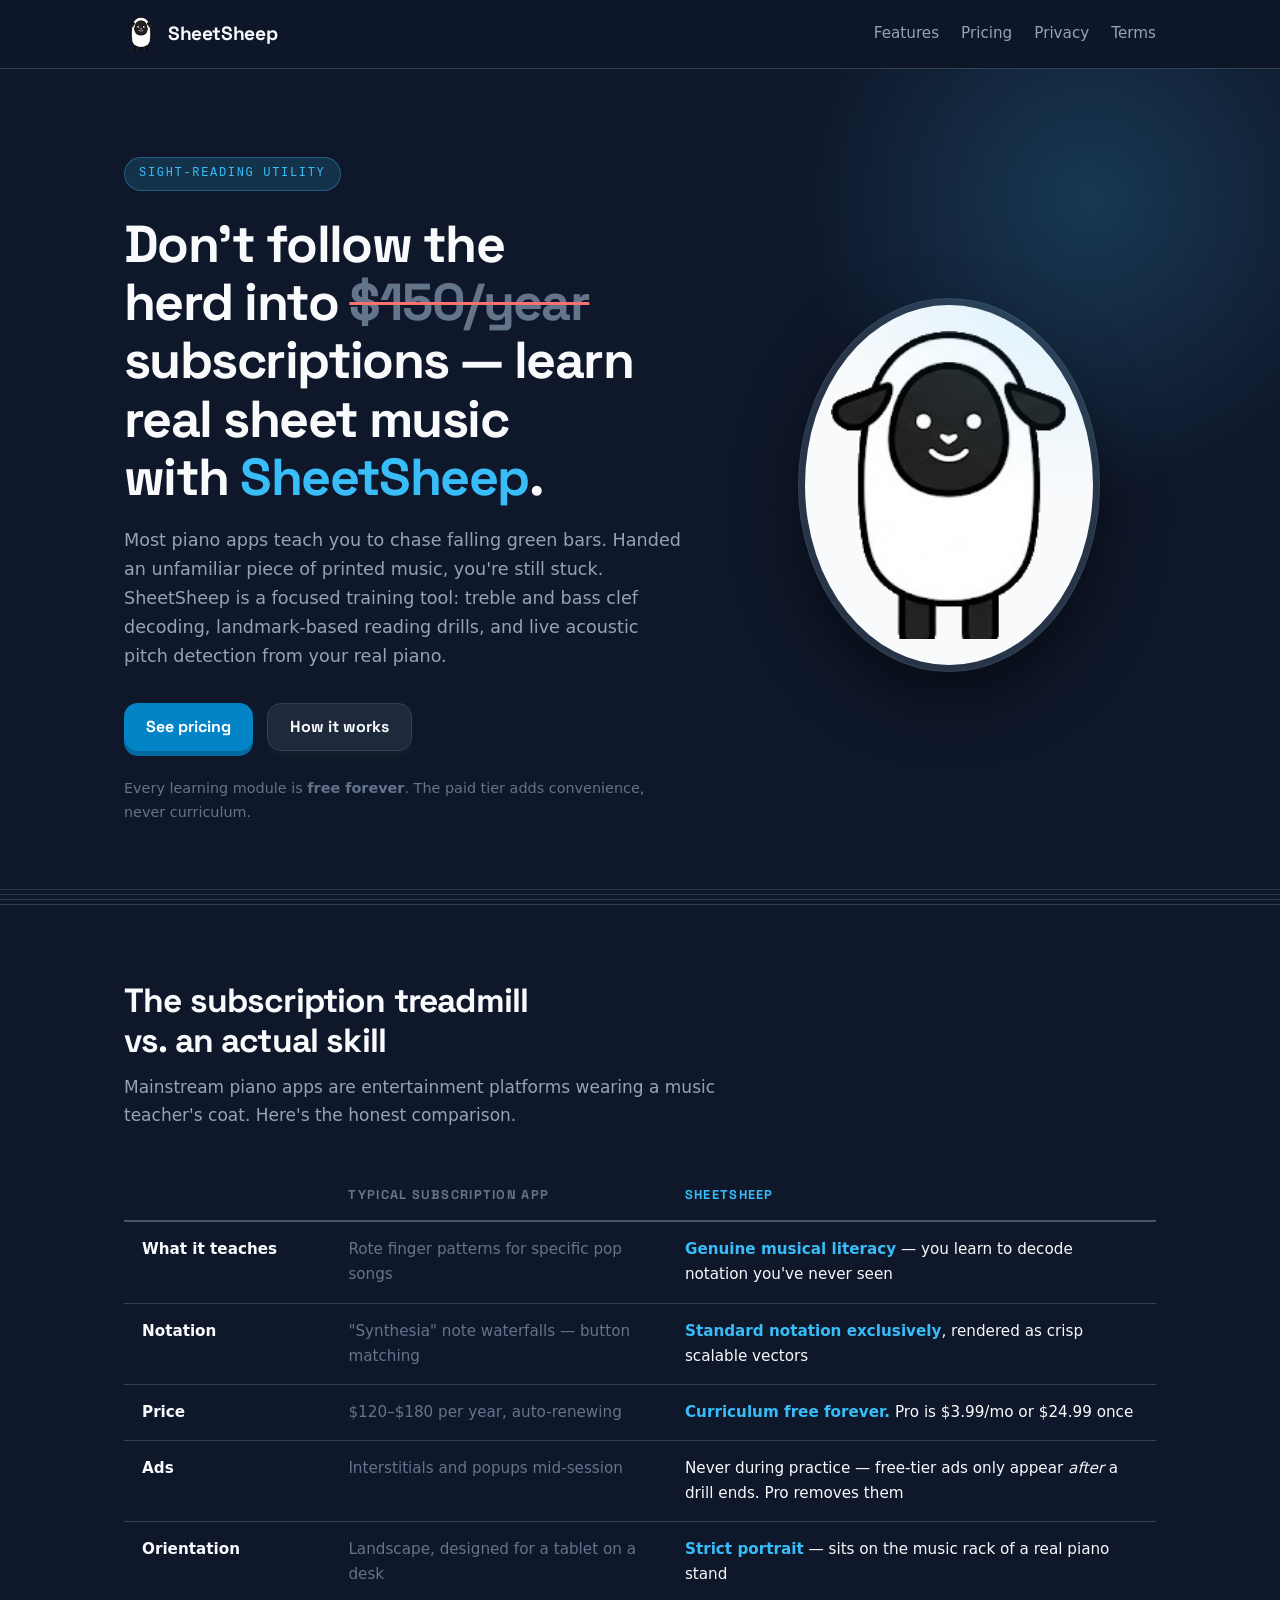
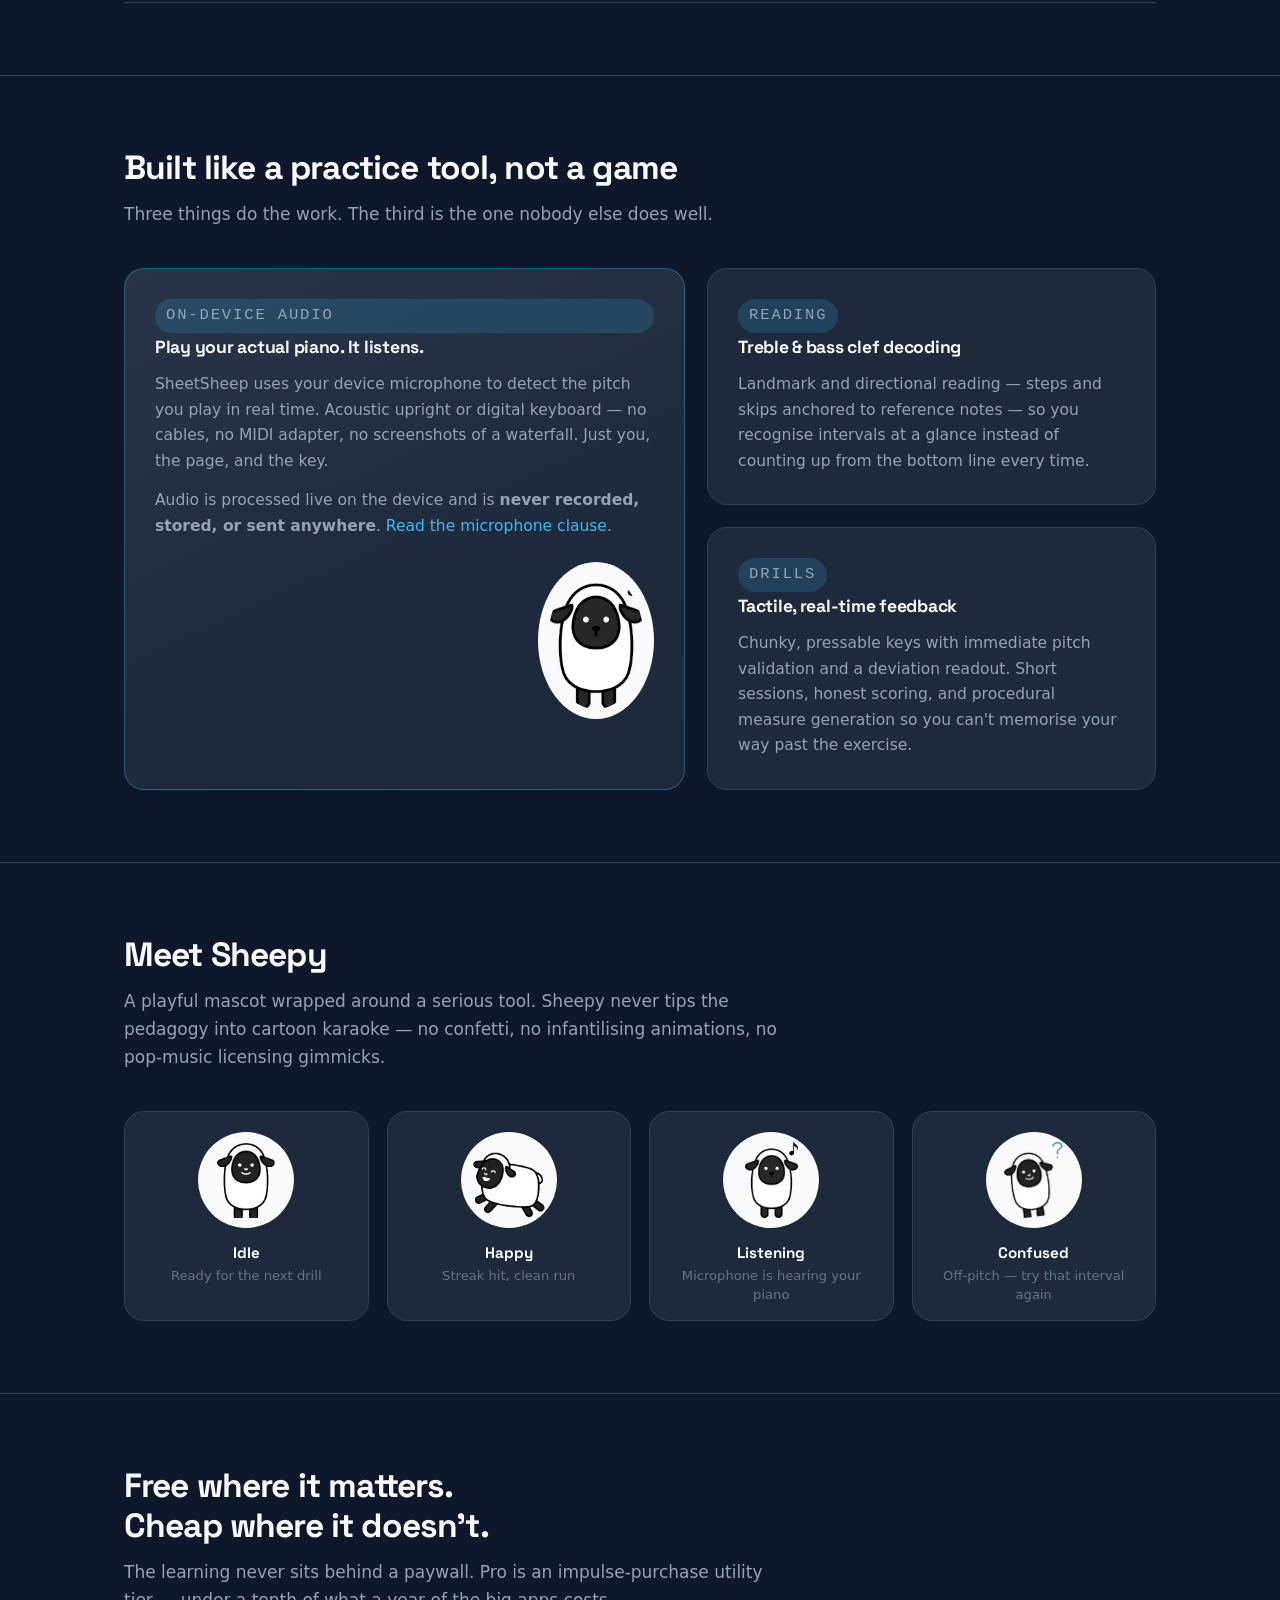
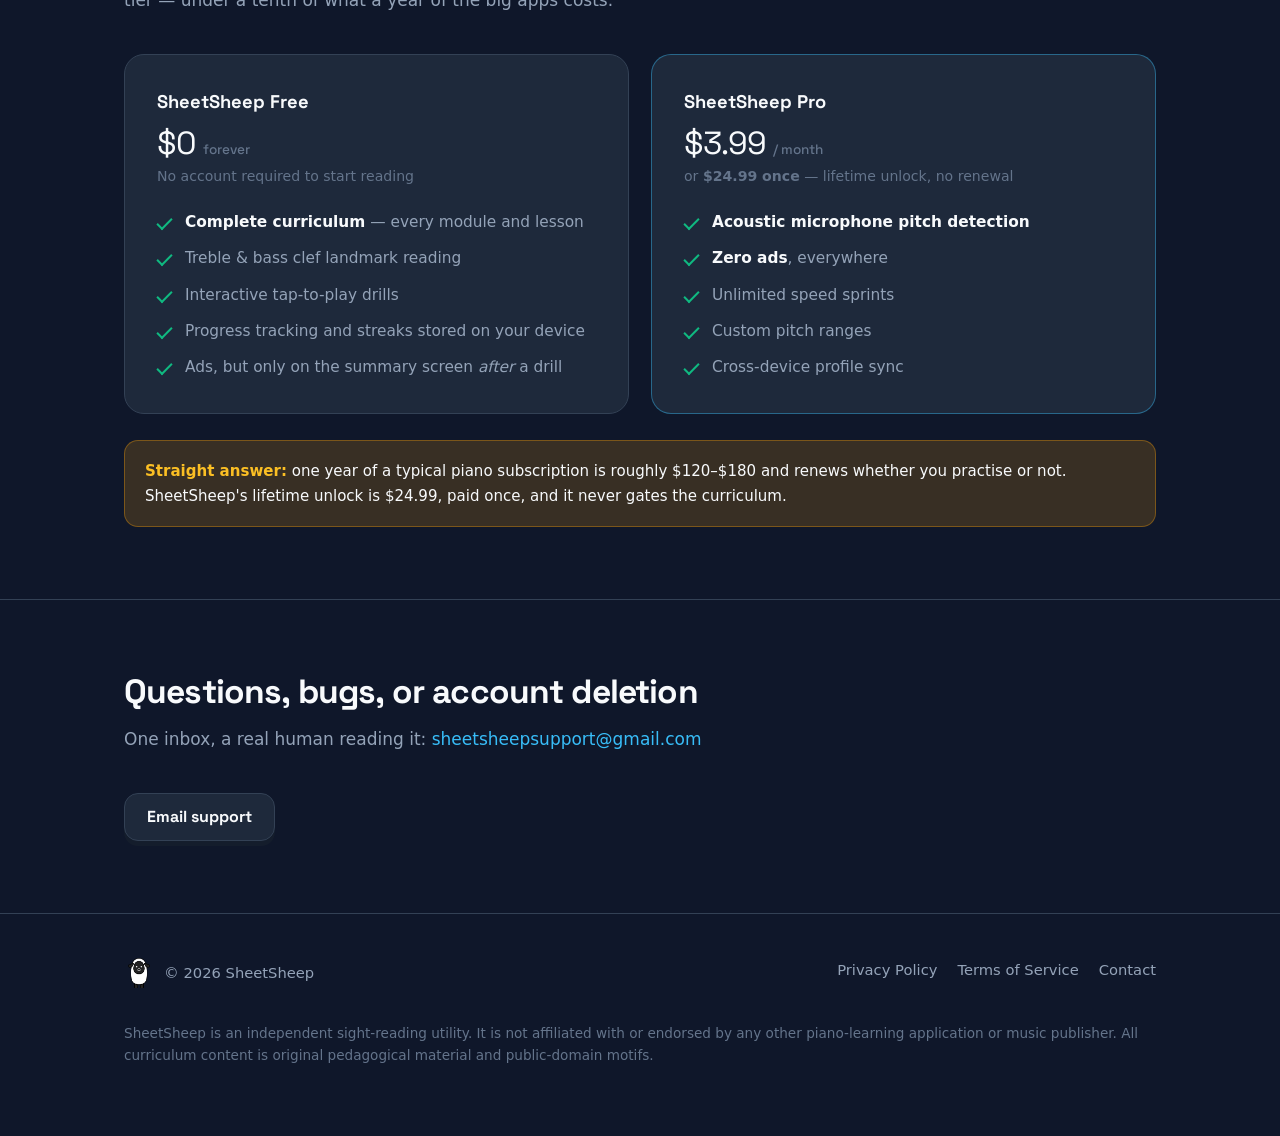
<file: index.html>
<!DOCTYPE html>
<html lang="en">
<head>
<meta charset="utf-8">
<meta name="viewport" content="width=device-width, initial-scale=1">
<title>SheetSheep — Learn to Read Real Sheet Music</title>
<meta name="description" content="A dedicated sight-reading utility with live acoustic pitch detection. All curriculum modules free forever. Don't follow the herd into $150/year subscriptions.">
<meta name="theme-color" content="#0F172A">
<meta property="og:title" content="SheetSheep — Learn to Read Real Sheet Music">
<meta property="og:description" content="All curriculum free forever. $3.99/mo or $24.99 lifetime if you want Pro. No subscription trap.">
<meta property="og:type" content="website">
<link rel="icon" href="assets/sheepy-idle.png" type="image/png">
<link rel="preconnect" href="https://fonts.googleapis.com">
<link rel="preconnect" href="https://fonts.gstatic.com" crossorigin>
<link href="https://fonts.googleapis.com/css2?family=Space+Grotesk:wght@500;600;700&display=swap" rel="stylesheet">
<link rel="stylesheet" href="assets/style.css">
</head>
<body>

<a class="skip" href="#main">Skip to content</a>

<header class="site-header">
  <div class="shell">
    <a class="wordmark" href="index.html">
      <img src="assets/sheepy-idle.png" alt="" aria-hidden="true">
      SheetSheep
    </a>
    <nav class="site-nav" aria-label="Main">
      <a class="nav-jump" href="#features">Features</a>
      <a class="nav-jump" href="#pricing">Pricing</a>
      <a href="privacy.html">Privacy</a>
      <a href="terms.html">Terms</a>
    </nav>
  </div>
</header>

<main id="main">

  <!-- ================= HERO ================= -->
  <section class="hero">
    <div class="shell">
      <div>
        <p class="eyebrow">Sight-reading utility</p>
        <h1>
          Don't follow the herd into
          <span class="strike-price">$150/year</span> subscriptions —
          learn real sheet music with <em>SheetSheep</em>.
        </h1>
        <p class="lede">
          Most piano apps teach you to chase falling green bars. Handed an unfamiliar
          piece of printed music, you're still stuck. SheetSheep is a focused
          training tool: treble and bass clef decoding, landmark-based reading
          drills, and live acoustic pitch detection from your real piano.
        </p>
        <div class="hero-actions">
          <a class="btn btn-primary" href="#pricing">See pricing</a>
          <a class="btn btn-secondary" href="#features">How it works</a>
        </div>
        <p class="hero-note">
          Every learning module is <strong>free forever</strong>. The paid tier adds
          convenience, never curriculum.
        </p>
      </div>

      <div class="mascot-badge">
        <img src="assets/sheepy-idle.png"
             alt="Sheepy, the SheetSheep mascot: a cartoon sheep standing with a small smile">
      </div>
    </div>
  </section>

  <hr class="staff" aria-hidden="true">

  <!-- ================= THE PROBLEM ================= -->
  <section id="why">
    <div class="shell">
      <div class="section-head">
        <h2>The subscription treadmill vs. an actual skill</h2>
        <p>
          Mainstream piano apps are entertainment platforms wearing a music
          teacher's coat. Here's the honest comparison.
        </p>
      </div>

      <table class="compare">
        <caption class="sr-only" style="position:absolute;left:-9999px">
          Comparison of mainstream subscription piano apps and SheetSheep
        </caption>
        <thead>
          <tr>
            <th scope="col">&nbsp;</th>
            <th scope="col">Typical subscription app</th>
            <th scope="col">SheetSheep</th>
          </tr>
        </thead>
        <tbody>
          <tr>
            <th scope="row">What it teaches</th>
            <td>Rote finger patterns for specific pop songs</td>
            <td><strong>Genuine musical literacy</strong> — you learn to decode notation you've never seen</td>
          </tr>
          <tr>
            <th scope="row">Notation</th>
            <td>"Synthesia" note waterfalls — button matching</td>
            <td><strong>Standard notation exclusively</strong>, rendered as crisp scalable vectors</td>
          </tr>
          <tr>
            <th scope="row">Price</th>
            <td>$120–$180 per year, auto-renewing</td>
            <td><strong>Curriculum free forever.</strong> Pro is $3.99/mo or $24.99 once</td>
          </tr>
          <tr>
            <th scope="row">Ads</th>
            <td>Interstitials and popups mid-session</td>
            <td>Never during practice — free-tier ads only appear <em>after</em> a drill ends. Pro removes them</td>
          </tr>
          <tr>
            <th scope="row">Orientation</th>
            <td>Landscape, designed for a tablet on a desk</td>
            <td><strong>Strict portrait</strong> — sits on the music rack of a real piano stand</td>
          </tr>
        </tbody>
      </table>
    </div>
  </section>

  <!-- ================= FEATURES ================= -->
  <section id="features">
    <div class="shell">
      <div class="section-head">
        <h2>Built like a practice tool, not a game</h2>
        <p>Three things do the work. The third is the one nobody else does well.</p>
      </div>

      <div class="features">
        <article class="feature feature--lead">
          <p class="feature-tag">On-device audio</p>
          <h3>Play your actual piano. It listens.</h3>
          <p>
            SheetSheep uses your device microphone to detect the pitch you play in
            real time. Acoustic upright or digital keyboard — no cables, no MIDI
            adapter, no screenshots of a waterfall. Just you, the page, and the key.
          </p>
          <p style="margin-top:14px">
            Audio is processed live on the device and is
            <strong>never recorded, stored, or sent anywhere</strong>.
            <a href="privacy.html">Read the microphone clause</a>.
          </p>
          <img src="assets/sheepy-listening.png" alt="" aria-hidden="true">
        </article>

        <div class="feature--stack">
          <article class="feature">
            <p class="feature-tag">Reading</p>
            <h3>Treble &amp; bass clef decoding</h3>
            <p>
              Landmark and directional reading — steps and skips anchored to
              reference notes — so you recognise intervals at a glance instead of
              counting up from the bottom line every time.
            </p>
          </article>

          <article class="feature">
            <p class="feature-tag">Drills</p>
            <h3>Tactile, real-time feedback</h3>
            <p>
              Chunky, pressable keys with immediate pitch validation and a
              deviation readout. Short sessions, honest scoring, and procedural
              measure generation so you can't memorise your way past the exercise.
            </p>
          </article>
        </div>
      </div>
    </div>
  </section>

  <!-- ================= SHEEPY ================= -->
  <section id="sheepy">
    <div class="shell">
      <div class="section-head">
        <h2>Meet Sheepy</h2>
        <p>
          A playful mascot wrapped around a serious tool. Sheepy never tips the
          pedagogy into cartoon karaoke — no confetti, no infantilising animations,
          no pop-music licensing gimmicks.
        </p>
      </div>

      <ul class="states">
        <li>
          <div class="plate"><img src="assets/sheepy-idle.png" alt="Sheepy standing idle with a small smile"></div>
          <b>Idle</b><span>Ready for the next drill</span>
        </li>
        <li>
          <div class="plate"><img src="assets/sheepy-happy.png" alt="Sheepy bounding happily"></div>
          <b>Happy</b><span>Streak hit, clean run</span>
        </li>
        <li>
          <div class="plate"><img src="assets/sheepy-listening.png" alt="Sheepy listening with a music note nearby"></div>
          <b>Listening</b><span>Microphone is hearing your piano</span>
        </li>
        <li>
          <div class="plate"><img src="assets/sheepy-confused.png" alt="Sheepy looking puzzled under a question mark"></div>
          <b>Confused</b><span>Off-pitch — try that interval again</span>
        </li>
      </ul>
    </div>
  </section>

  <!-- ================= PRICING ================= -->
  <section id="pricing">
    <div class="shell">
      <div class="section-head">
        <h2>Free where it matters. Cheap where it doesn't.</h2>
        <p>
          The learning never sits behind a paywall. Pro is an impulse-purchase
          utility tier — under a tenth of what a year of the big apps costs.
        </p>
      </div>

      <div class="pricing">
        <article class="plan">
          <h3>SheetSheep Free</h3>
          <p class="price">$0 <small>forever</small></p>
          <p class="price-sub">No account required to start reading</p>
          <ul>
            <li><strong>Complete curriculum</strong> — every module and lesson</li>
            <li>Treble &amp; bass clef landmark reading</li>
            <li>Interactive tap-to-play drills</li>
            <li>Progress tracking and streaks stored on your device</li>
            <li>Ads, but only on the summary screen <em>after</em> a drill</li>
          </ul>
        </article>

        <article class="plan plan--pro">
          <h3>SheetSheep Pro</h3>
          <p class="price">$3.99 <small>/ month</small></p>
          <p class="price-sub">or <strong>$24.99 once</strong> — lifetime unlock, no renewal</p>
          <ul>
            <li><strong>Acoustic microphone pitch detection</strong></li>
            <li><strong>Zero ads</strong>, everywhere</li>
            <li>Unlimited speed sprints</li>
            <li>Custom pitch ranges</li>
            <li>Cross-device profile sync</li>
          </ul>
        </article>
      </div>

      <div class="callout">
        <strong>Straight answer:</strong> one year of a typical piano subscription is
        roughly $120–$180 and renews whether you practise or not. SheetSheep's
        lifetime unlock is $24.99, paid once, and it never gates the curriculum.
      </div>
    </div>
  </section>

  <!-- ================= CONTACT ================= -->
  <section id="contact">
    <div class="shell">
      <div class="section-head">
        <h2>Questions, bugs, or account deletion</h2>
        <p>
          One inbox, a real human reading it:
          <a href="mailto:sheetsheepsupport@gmail.com">sheetsheepsupport@gmail.com</a>
        </p>
      </div>
      <a class="btn btn-secondary" href="mailto:sheetsheepsupport@gmail.com">Email support</a>
    </div>
  </section>

</main>

<footer class="site-footer">
  <div class="shell">
    <div class="footer-brand">
      <img src="assets/sheepy-idle.png" alt="" aria-hidden="true">
      <span>&copy; 2026 SheetSheep</span>
    </div>
    <nav class="footer-links" aria-label="Footer">
      <a href="privacy.html">Privacy Policy</a>
      <a href="terms.html">Terms of Service</a>
      <a href="mailto:sheetsheepsupport@gmail.com">Contact</a>
    </nav>
    <p class="footer-legal">
      SheetSheep is an independent sight-reading utility. It is not affiliated with
      or endorsed by any other piano-learning application or music publisher. All
      curriculum content is original pedagogical material and public-domain motifs.
    </p>
  </div>
</footer>

</body>
</html>
</file>
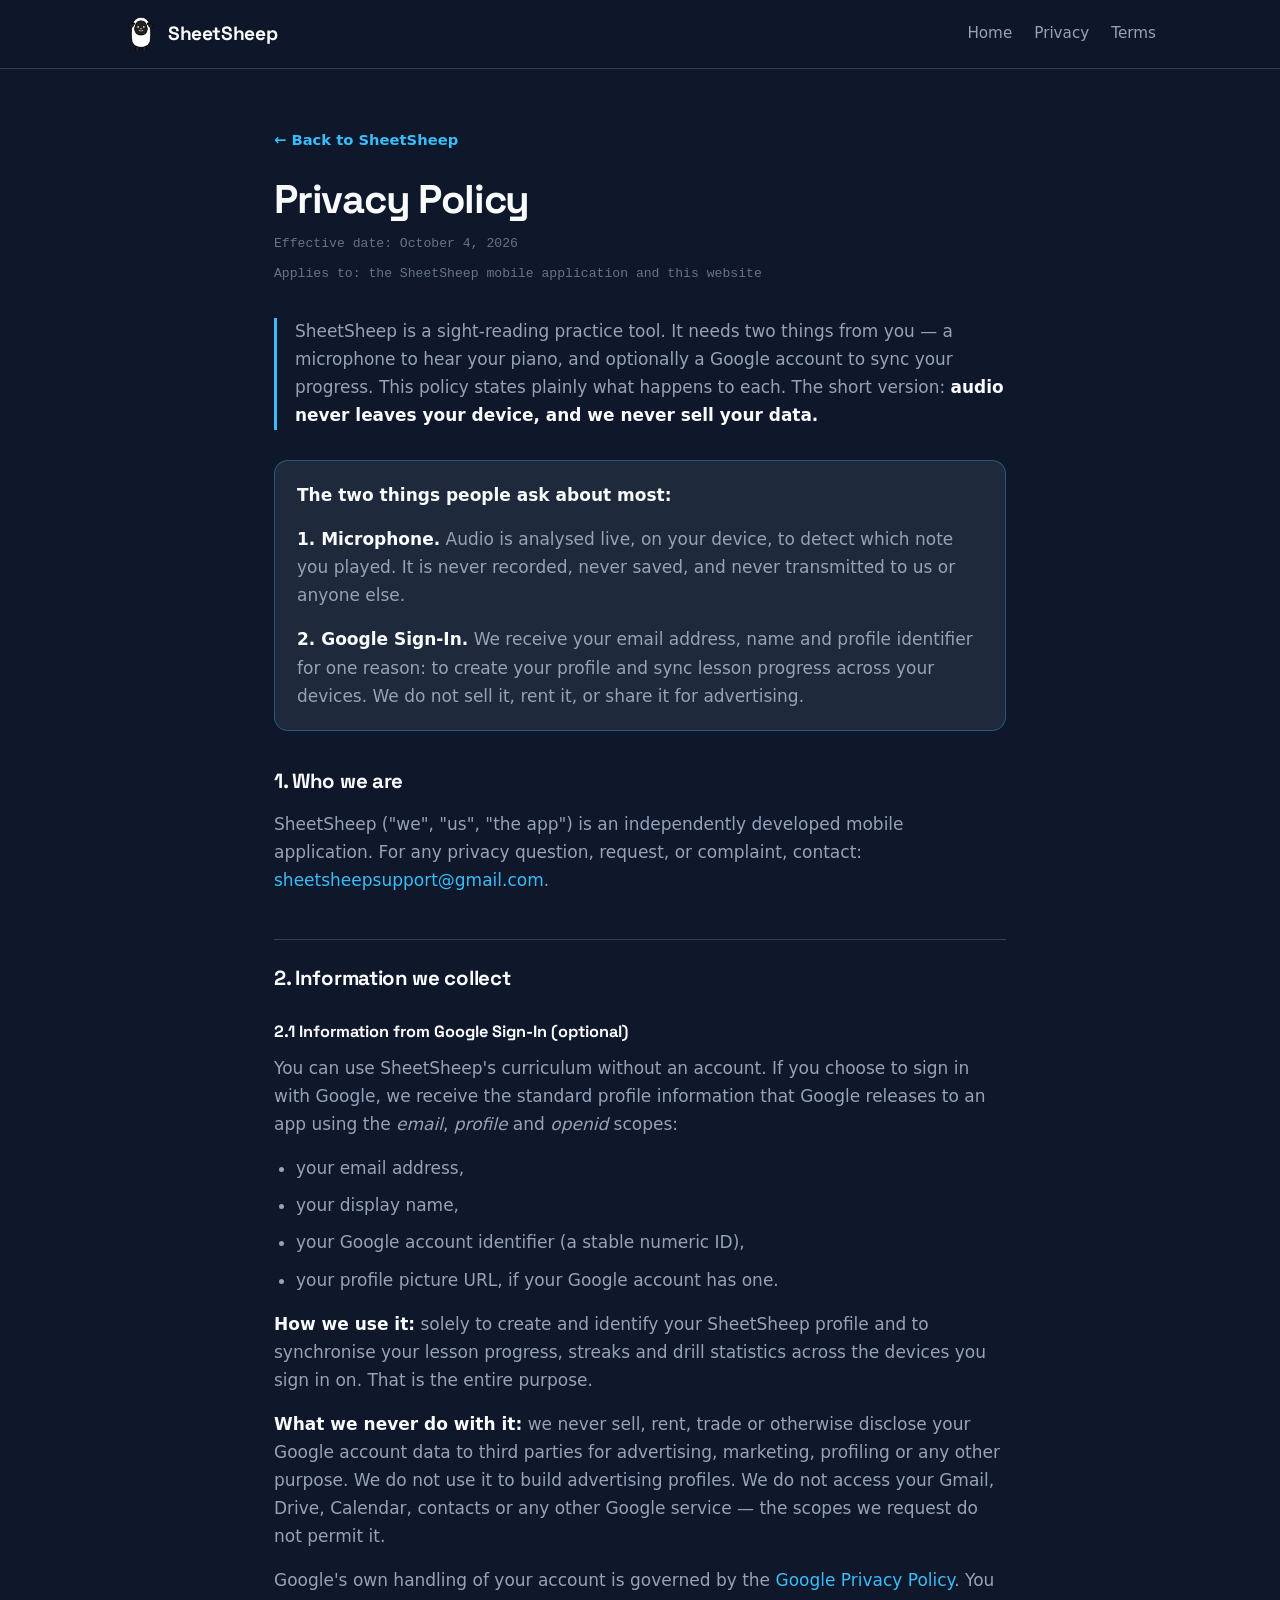
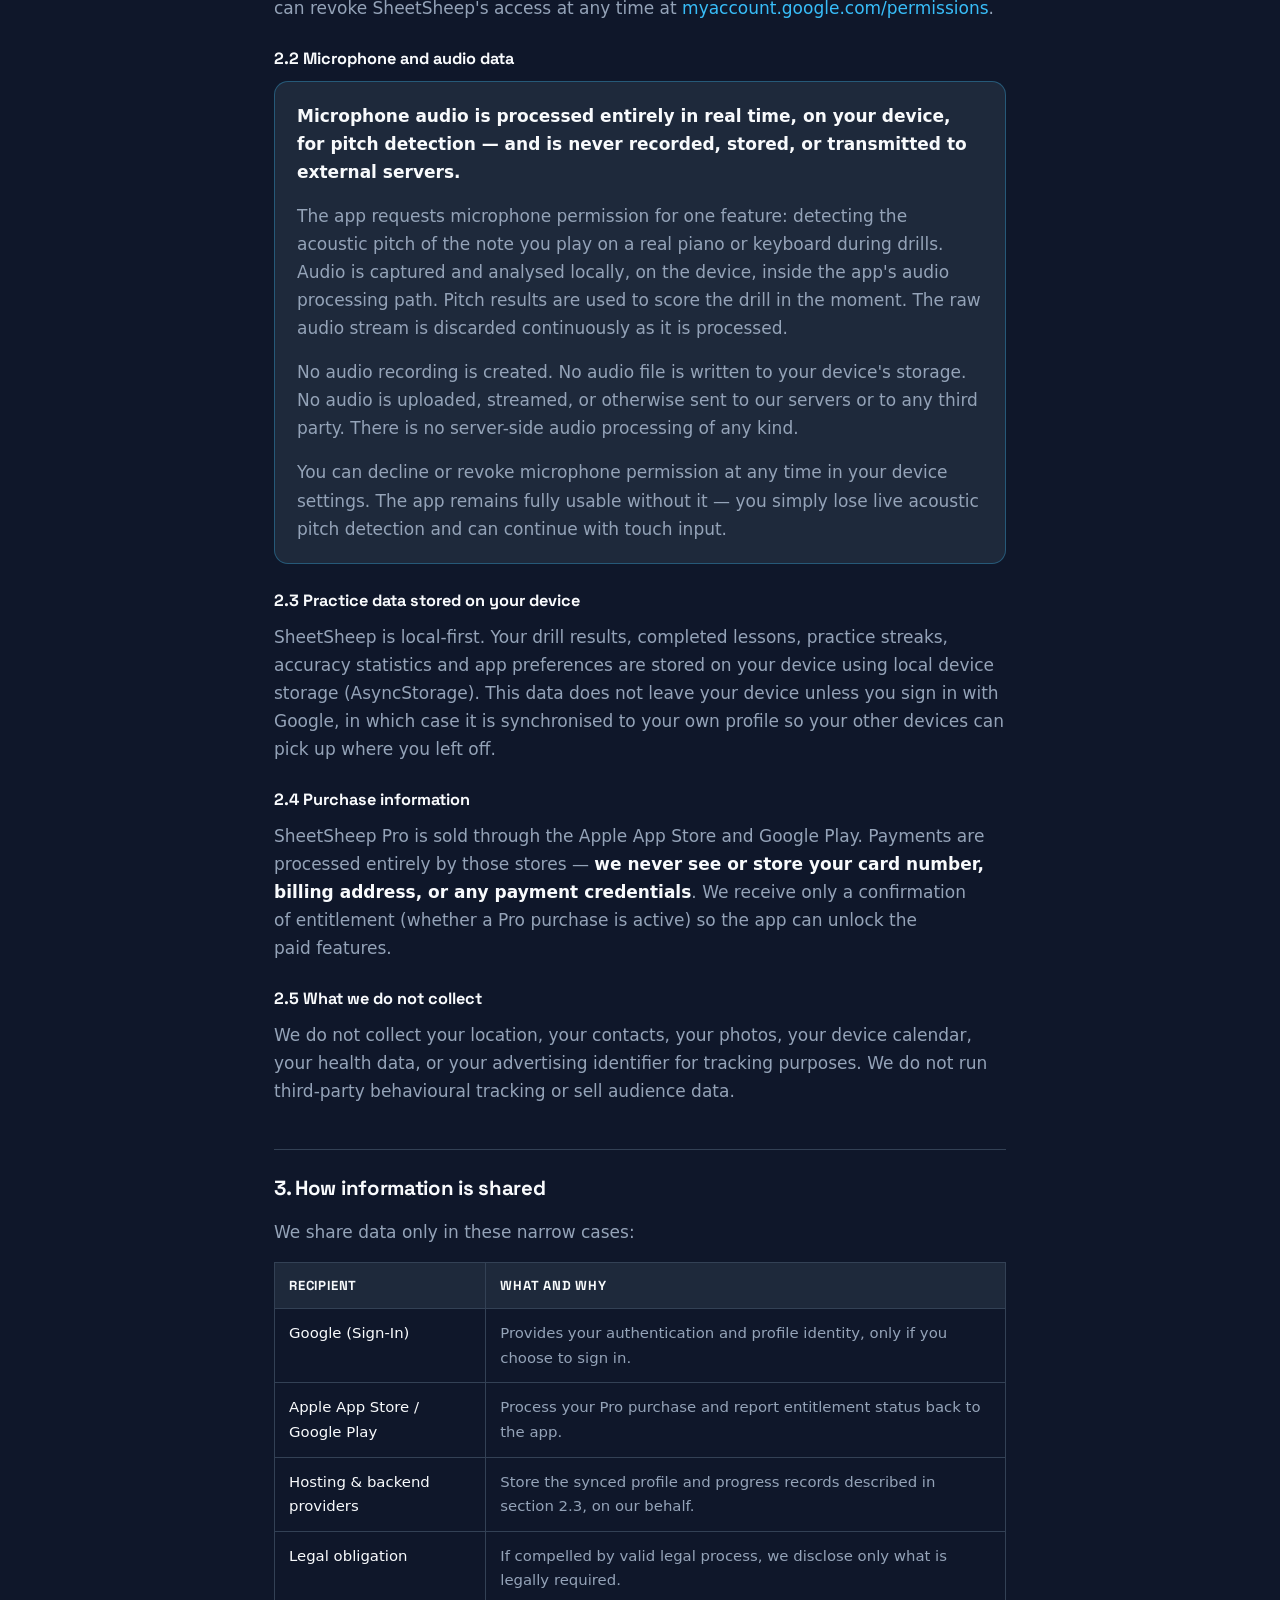
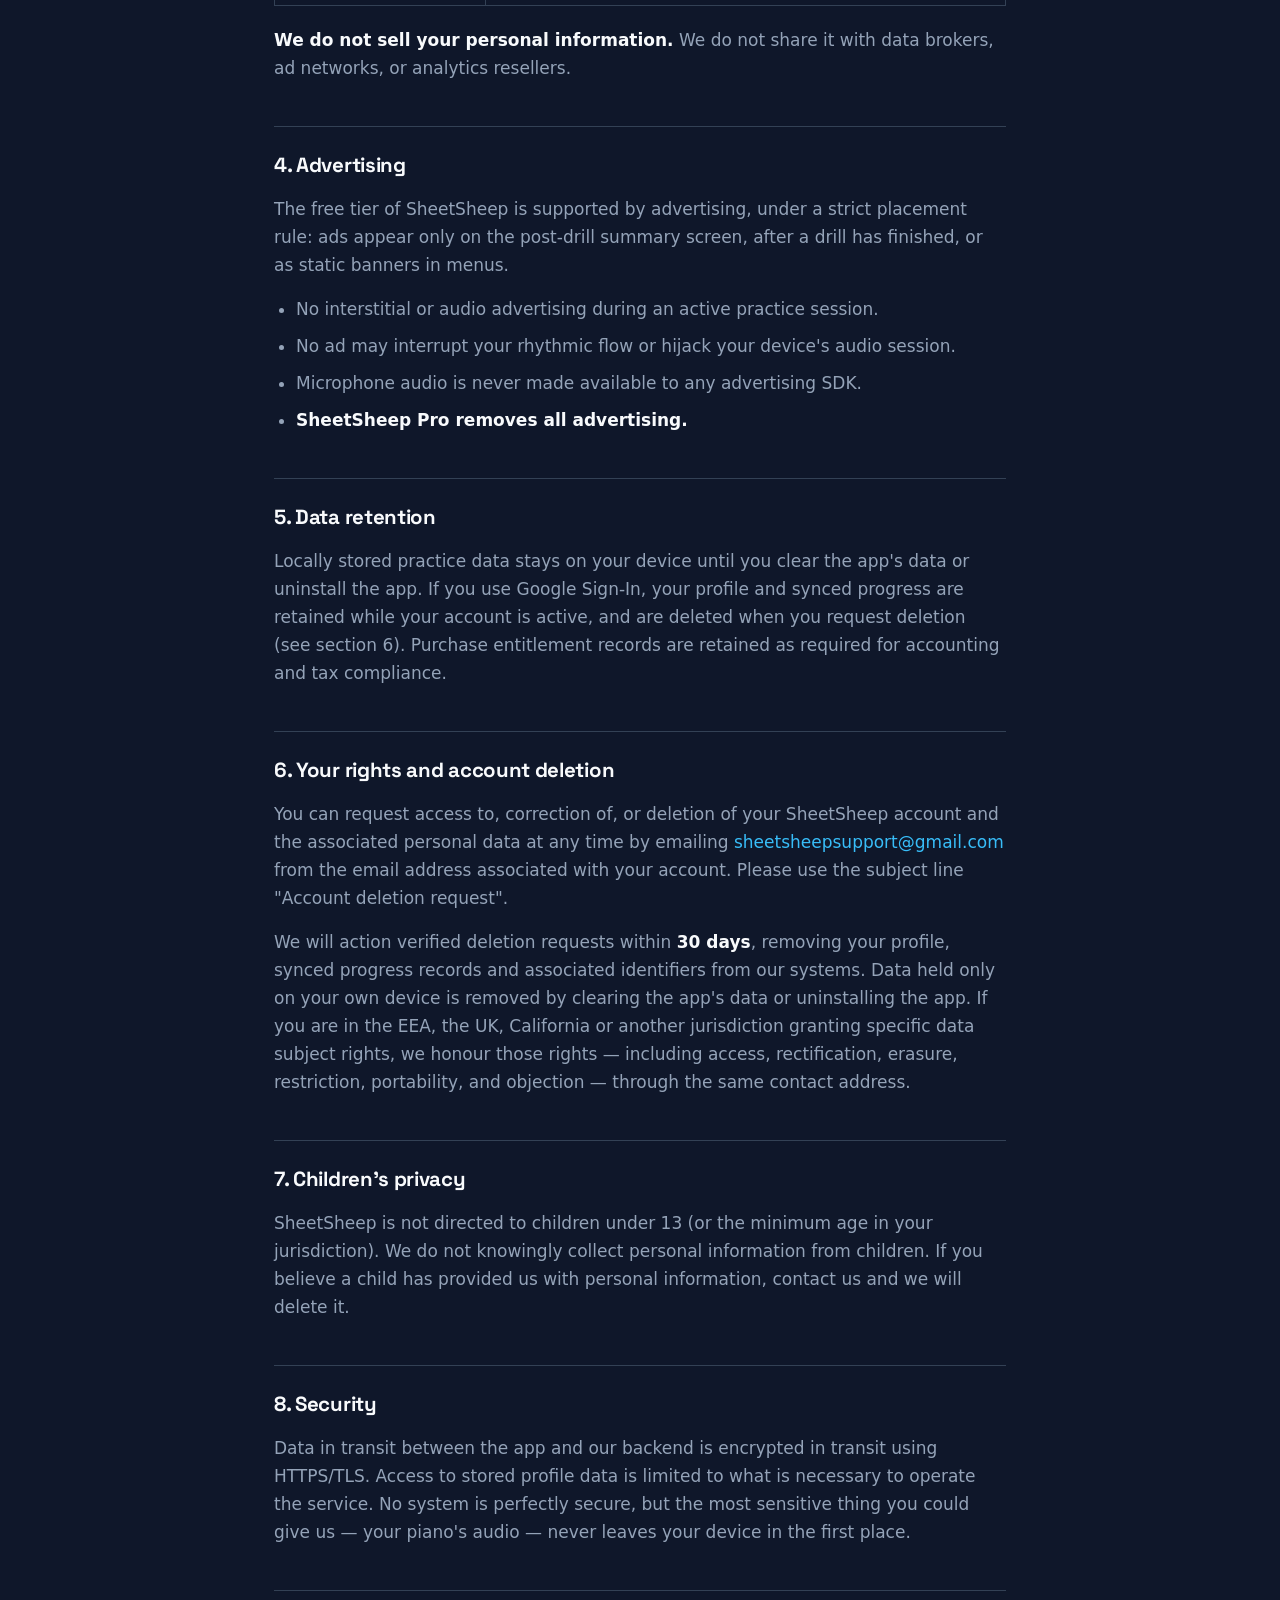
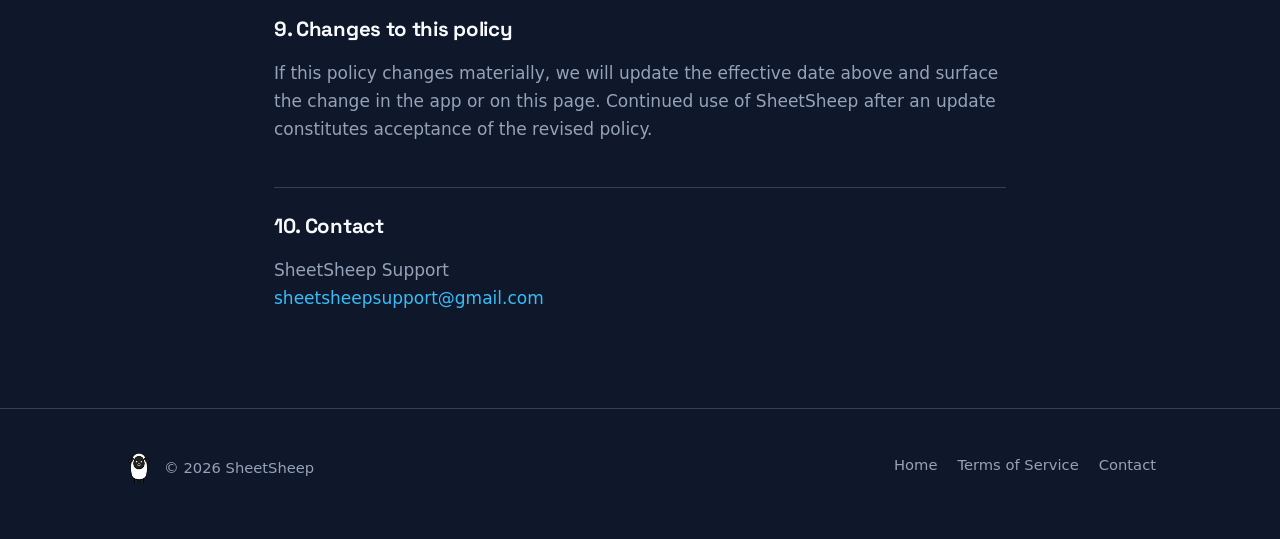
<file: privacy.html>
<!DOCTYPE html>
<html lang="en">
<head>
<meta charset="utf-8">
<meta name="viewport" content="width=device-width, initial-scale=1">
<title>Privacy Policy — SheetSheep</title>
<meta name="description" content="SheetSheep privacy policy: on-device microphone processing, Google Sign-In data use, local-first storage, and account deletion.">
<meta name="theme-color" content="#0F172A">
<link rel="icon" href="assets/sheepy-idle.png" type="image/png">
<link rel="preconnect" href="https://fonts.googleapis.com">
<link rel="preconnect" href="https://fonts.gstatic.com" crossorigin>
<link href="https://fonts.googleapis.com/css2?family=Space+Grotesk:wght@500;600;700&display=swap" rel="stylesheet">
<link rel="stylesheet" href="assets/style.css">
</head>
<body>

<a class="skip" href="#main">Skip to content</a>

<header class="site-header">
  <div class="shell">
    <a class="wordmark" href="index.html">
      <img src="assets/sheepy-idle.png" alt="" aria-hidden="true">
      SheetSheep
    </a>
    <nav class="site-nav" aria-label="Main">
      <a href="index.html">Home</a>
      <a href="privacy.html" aria-current="page">Privacy</a>
      <a href="terms.html">Terms</a>
    </nav>
  </div>
</header>

<main id="main" class="doc">
  <div class="shell">

    <a class="back-link" href="index.html">&larr; Back to SheetSheep</a>

    <h1>Privacy Policy</h1>
    <p class="meta">Effective date: October 4, 2026</p>
    <p class="meta">Applies to: the SheetSheep mobile application and this website</p>

    <p class="lead">
      SheetSheep is a sight-reading practice tool. It needs two things from you —
      a microphone to hear your piano, and optionally a Google account to sync your
      progress. This policy states plainly what happens to each. The short version:
      <strong>audio never leaves your device, and we never sell your data.</strong>
    </p>

    <div class="keybox">
      <p><strong>The two things people ask about most:</strong></p>
      <p>
        <strong>1. Microphone.</strong> Audio is analysed live, on your device, to
        detect which note you played. It is never recorded, never saved, and never
        transmitted to us or anyone else.
      </p>
      <p>
        <strong>2. Google Sign-In.</strong> We receive your email address, name and
        profile identifier for one reason: to create your profile and sync lesson
        progress across your devices. We do not sell it, rent it, or share it for
        advertising.
      </p>
    </div>

    <h2>1. Who we are</h2>
    <p>
      SheetSheep ("we", "us", "the app") is an independently developed mobile
      application. For any privacy question, request, or complaint, contact:
      <a href="mailto:sheetsheepsupport@gmail.com">sheetsheepsupport@gmail.com</a>.
    </p>

    <h2>2. Information we collect</h2>

    <h3>2.1 Information from Google Sign-In (optional)</h3>
    <p>
      You can use SheetSheep's curriculum without an account. If you choose to sign
      in with Google, we receive the standard profile information that Google
      releases to an app using the <em>email</em>, <em>profile</em> and
      <em>openid</em> scopes:
    </p>
    <ul>
      <li>your email address,</li>
      <li>your display name,</li>
      <li>your Google account identifier (a stable numeric ID),</li>
      <li>your profile picture URL, if your Google account has one.</li>
    </ul>
    <p>
      <strong>How we use it:</strong> solely to create and identify your SheetSheep
      profile and to synchronise your lesson progress, streaks and drill statistics
      across the devices you sign in on. That is the entire purpose.
    </p>
    <p>
      <strong>What we never do with it:</strong> we never sell, rent, trade or
      otherwise disclose your Google account data to third parties for advertising,
      marketing, profiling or any other purpose. We do not use it to build
      advertising profiles. We do not access your Gmail, Drive, Calendar, contacts
      or any other Google service — the scopes we request do not permit it.
    </p>
    <p>
      Google's own handling of your account is governed by the
      <a href="https://policies.google.com/privacy" rel="noopener">Google Privacy Policy</a>.
      You can revoke SheetSheep's access at any time at
      <a href="https://myaccount.google.com/permissions" rel="noopener">myaccount.google.com/permissions</a>.
    </p>

    <h3>2.2 Microphone and audio data</h3>
    <div class="keybox">
      <p>
        <strong>Microphone audio is processed entirely in real time, on your device,
        for pitch detection — and is never recorded, stored, or transmitted to
        external servers.</strong>
      </p>
      <p>
        The app requests microphone permission for one feature: detecting the
        acoustic pitch of the note you play on a real piano or keyboard during
        drills. Audio is captured and analysed locally, on the device, inside the
        app's audio processing path. Pitch results are used to score the drill in
        the moment. The raw audio stream is discarded continuously as it is
        processed.
      </p>
      <p>
        No audio recording is created. No audio file is written to your device's
        storage. No audio is uploaded, streamed, or otherwise sent to our servers or
        to any third party. There is no server-side audio processing of any kind.
      </p>
      <p>
        You can decline or revoke microphone permission at any time in your device
        settings. The app remains fully usable without it — you simply lose live
        acoustic pitch detection and can continue with touch input.
      </p>
    </div>

    <h3>2.3 Practice data stored on your device</h3>
    <p>
      SheetSheep is local-first. Your drill results, completed lessons, practice
      streaks, accuracy statistics and app preferences are stored on your device
      using local device storage (AsyncStorage). This data does not leave your
      device unless you sign in with Google, in which case it is synchronised to
      your own profile so your other devices can pick up where you left off.
    </p>

    <h3>2.4 Purchase information</h3>
    <p>
      SheetSheep Pro is sold through the Apple App Store and Google Play. Payments
      are processed entirely by those stores — <strong>we never see or store your
      card number, billing address, or any payment credentials</strong>. We receive
      only a confirmation of entitlement (whether a Pro purchase is active) so the
      app can unlock the paid features.
    </p>

    <h3>2.5 What we do not collect</h3>
    <p>
      We do not collect your location, your contacts, your photos, your device
      calendar, your health data, or your advertising identifier for tracking
      purposes. We do not run third-party behavioural tracking or sell audience data.
    </p>

    <h2>3. How information is shared</h2>
    <p>We share data only in these narrow cases:</p>
    <div class="table-scroll">
    <table>
      <thead>
        <tr>
          <th scope="col">Recipient</th>
          <th scope="col">What and why</th>
        </tr>
      </thead>
      <tbody>
        <tr>
          <td>Google (Sign-In)</td>
          <td>Provides your authentication and profile identity, only if you choose to sign in.</td>
        </tr>
        <tr>
          <td>Apple App Store / Google Play</td>
          <td>Process your Pro purchase and report entitlement status back to the app.</td>
        </tr>
        <tr>
          <td>Hosting &amp; backend providers</td>
          <td>Store the synced profile and progress records described in section 2.3, on our behalf.</td>
        </tr>
        <tr>
          <td>Legal obligation</td>
          <td>If compelled by valid legal process, we disclose only what is legally required.</td>
        </tr>
      </tbody>
    </table>
    </div>
    <p>
      <strong>We do not sell your personal information.</strong> We do not share it
      with data brokers, ad networks, or analytics resellers.
    </p>

    <h2>4. Advertising</h2>
    <p>
      The free tier of SheetSheep is supported by advertising, under a strict
      placement rule: ads appear only on the post-drill summary screen, after a
      drill has finished, or as static banners in menus.
    </p>
    <ul>
      <li>No interstitial or audio advertising during an active practice session.</li>
      <li>No ad may interrupt your rhythmic flow or hijack your device's audio session.</li>
      <li>Microphone audio is never made available to any advertising SDK.</li>
      <li><strong>SheetSheep Pro removes all advertising.</strong></li>
    </ul>

    <h2>5. Data retention</h2>
    <p>
      Locally stored practice data stays on your device until you clear the app's
      data or uninstall the app. If you use Google Sign-In, your profile and synced
      progress are retained while your account is active, and are deleted when you
      request deletion (see section 6). Purchase entitlement records are retained as
      required for accounting and tax compliance.
    </p>

    <h2>6. Your rights and account deletion</h2>
    <p>
      You can request access to, correction of, or deletion of your SheetSheep
      account and the associated personal data at any time by emailing
      <a href="mailto:sheetsheepsupport@gmail.com">sheetsheepsupport@gmail.com</a>
      from the email address associated with your account. Please use the subject
      line "Account deletion request".
    </p>
    <p>
      We will action verified deletion requests within <strong>30 days</strong>,
      removing your profile, synced progress records and associated identifiers
      from our systems. Data held only on your own device is removed by clearing the
      app's data or uninstalling the app. If you are in the EEA, the UK, California
      or another jurisdiction granting specific data subject rights, we honour those
      rights — including access, rectification, erasure, restriction, portability,
      and objection — through the same contact address.
    </p>

    <h2>7. Children's privacy</h2>
    <p>
      SheetSheep is not directed to children under 13 (or the minimum age in your
      jurisdiction). We do not knowingly collect personal information from children.
      If you believe a child has provided us with personal information, contact us
      and we will delete it.
    </p>

    <h2>8. Security</h2>
    <p>
      Data in transit between the app and our backend is encrypted in transit using
      HTTPS/TLS. Access to stored profile data is limited to what is necessary to
      operate the service. No system is perfectly secure, but the most sensitive
      thing you could give us — your piano's audio — never leaves your device in the
      first place.
    </p>

    <h2>9. Changes to this policy</h2>
    <p>
      If this policy changes materially, we will update the effective date above and
      surface the change in the app or on this page. Continued use of SheetSheep
      after an update constitutes acceptance of the revised policy.
    </p>

    <h2>10. Contact</h2>
    <p>
      SheetSheep Support<br>
      <a href="mailto:sheetsheepsupport@gmail.com">sheetsheepsupport@gmail.com</a>
    </p>

  </div>
</main>

<footer class="site-footer">
  <div class="shell">
    <div class="footer-brand">
      <img src="assets/sheepy-idle.png" alt="" aria-hidden="true">
      <span>&copy; 2026 SheetSheep</span>
    </div>
    <nav class="footer-links" aria-label="Footer">
      <a href="index.html">Home</a>
      <a href="terms.html">Terms of Service</a>
      <a href="mailto:sheetsheepsupport@gmail.com">Contact</a>
    </nav>
  </div>
</footer>

</body>
</html>
</file>
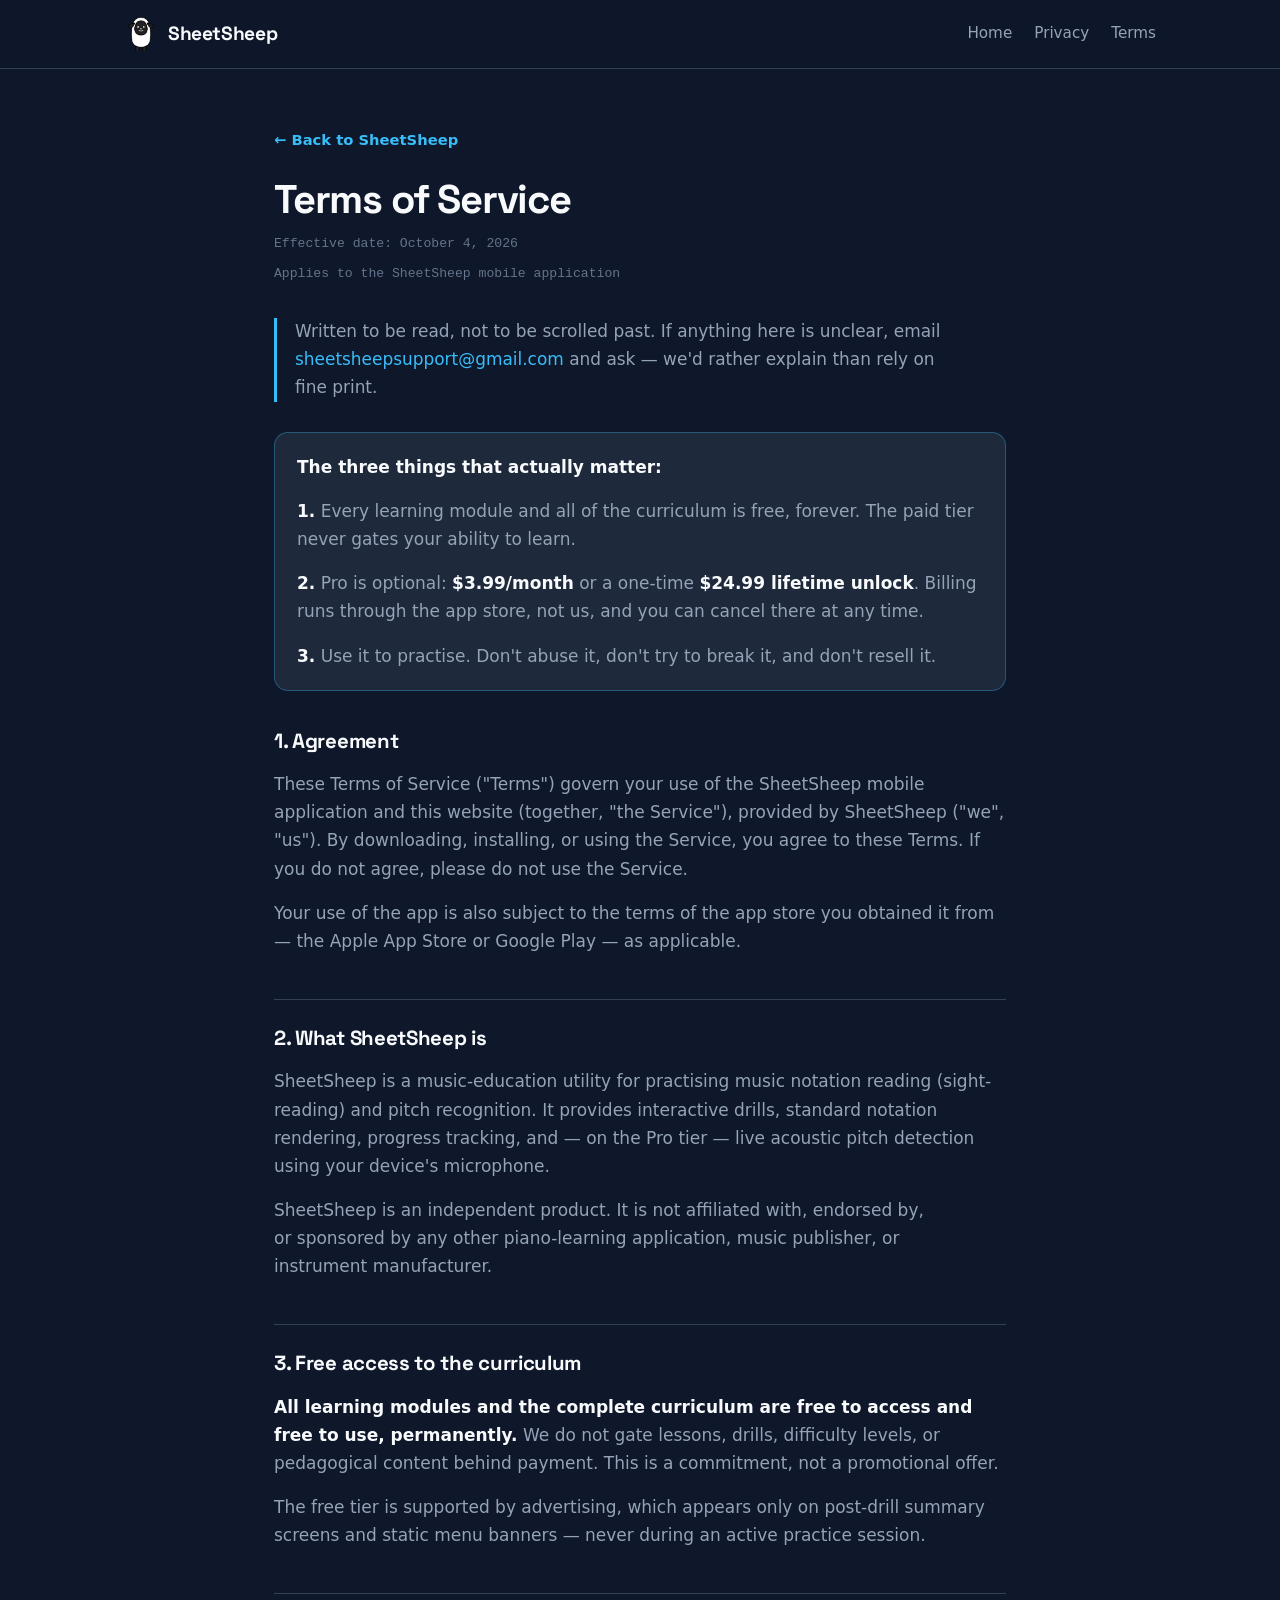
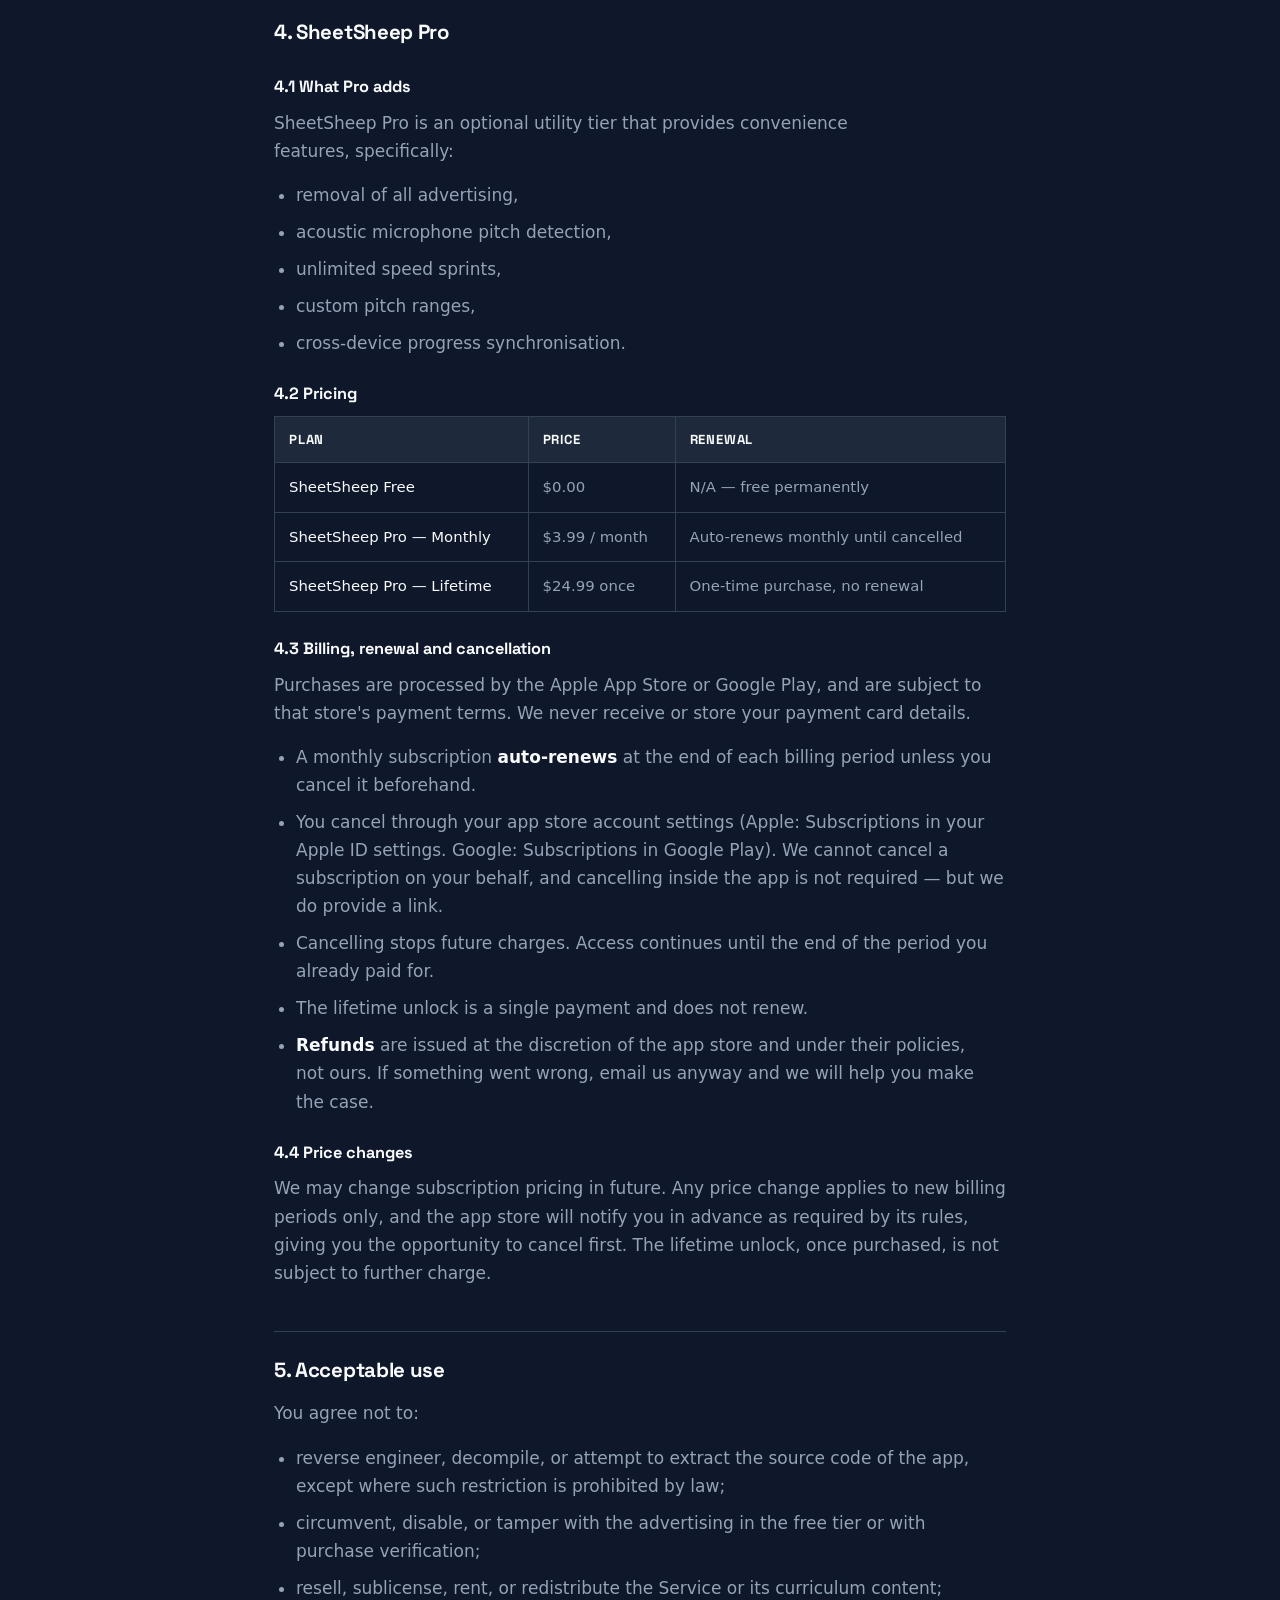
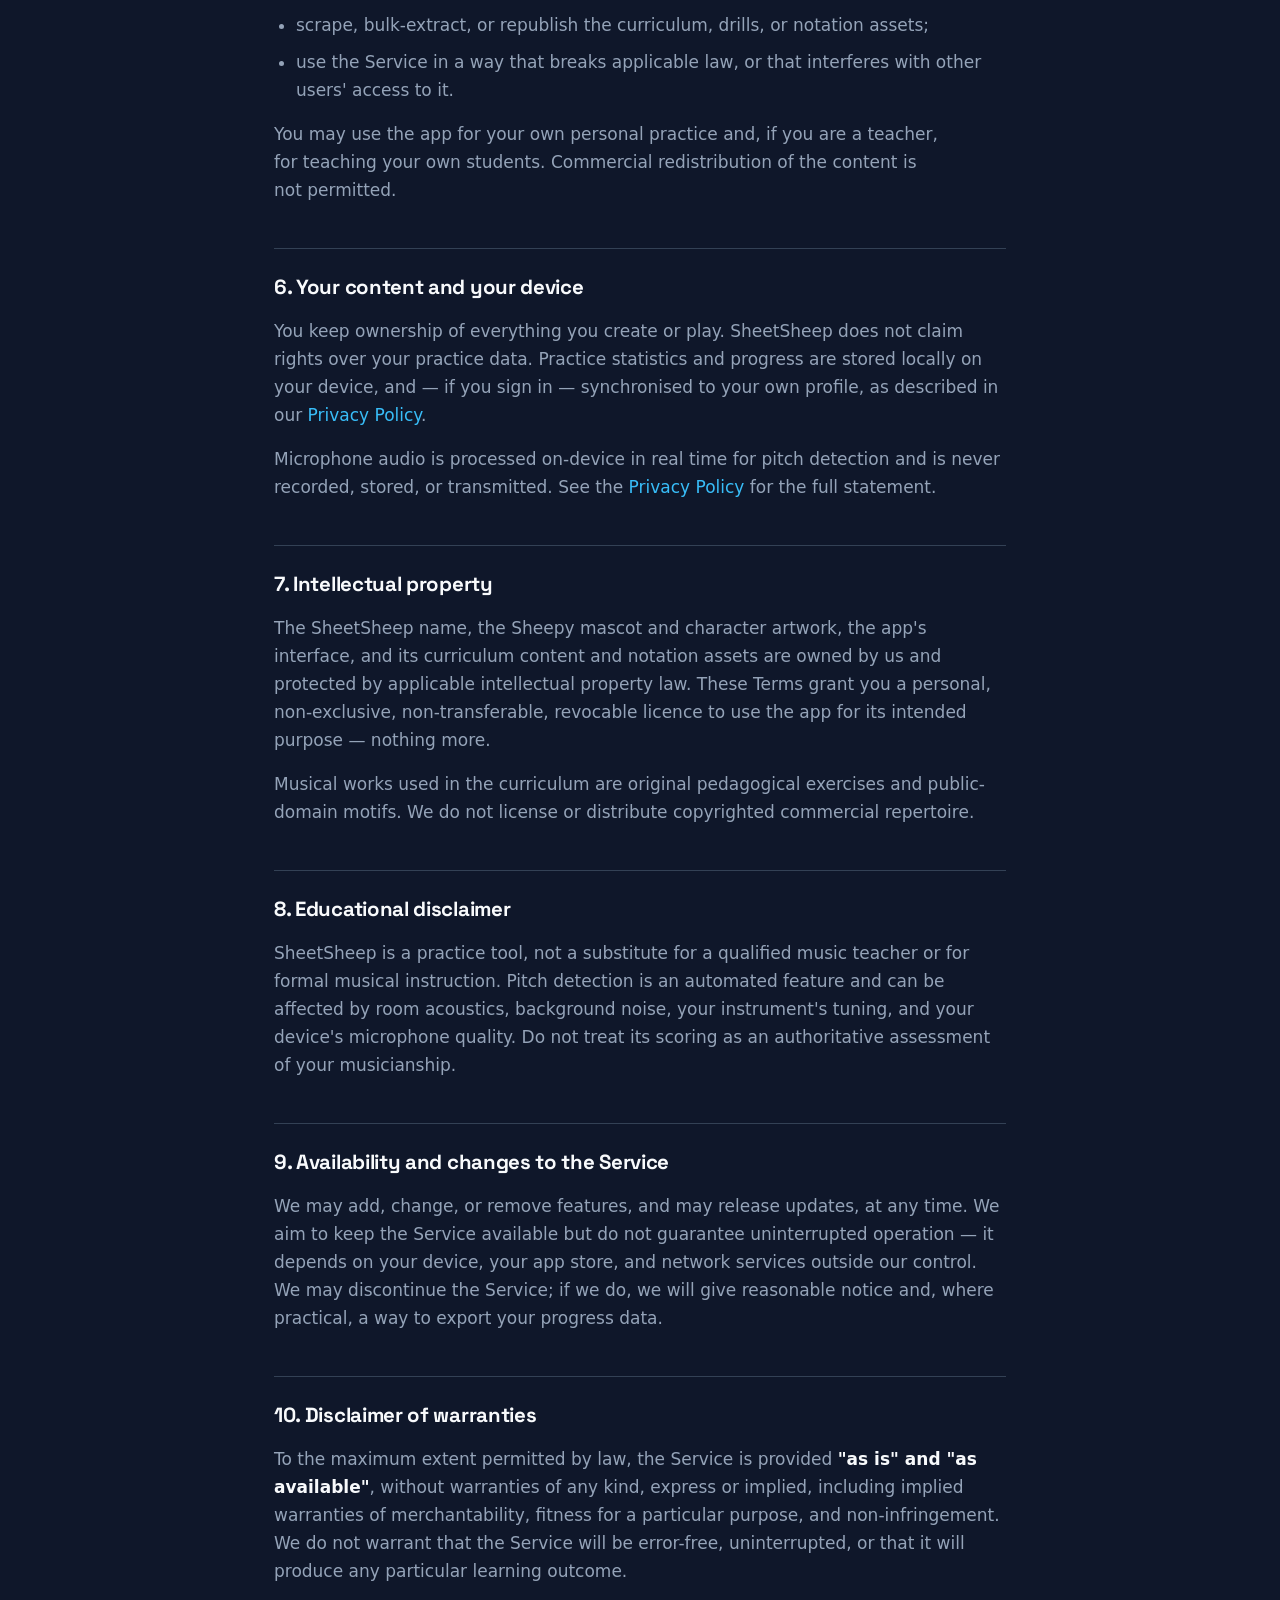
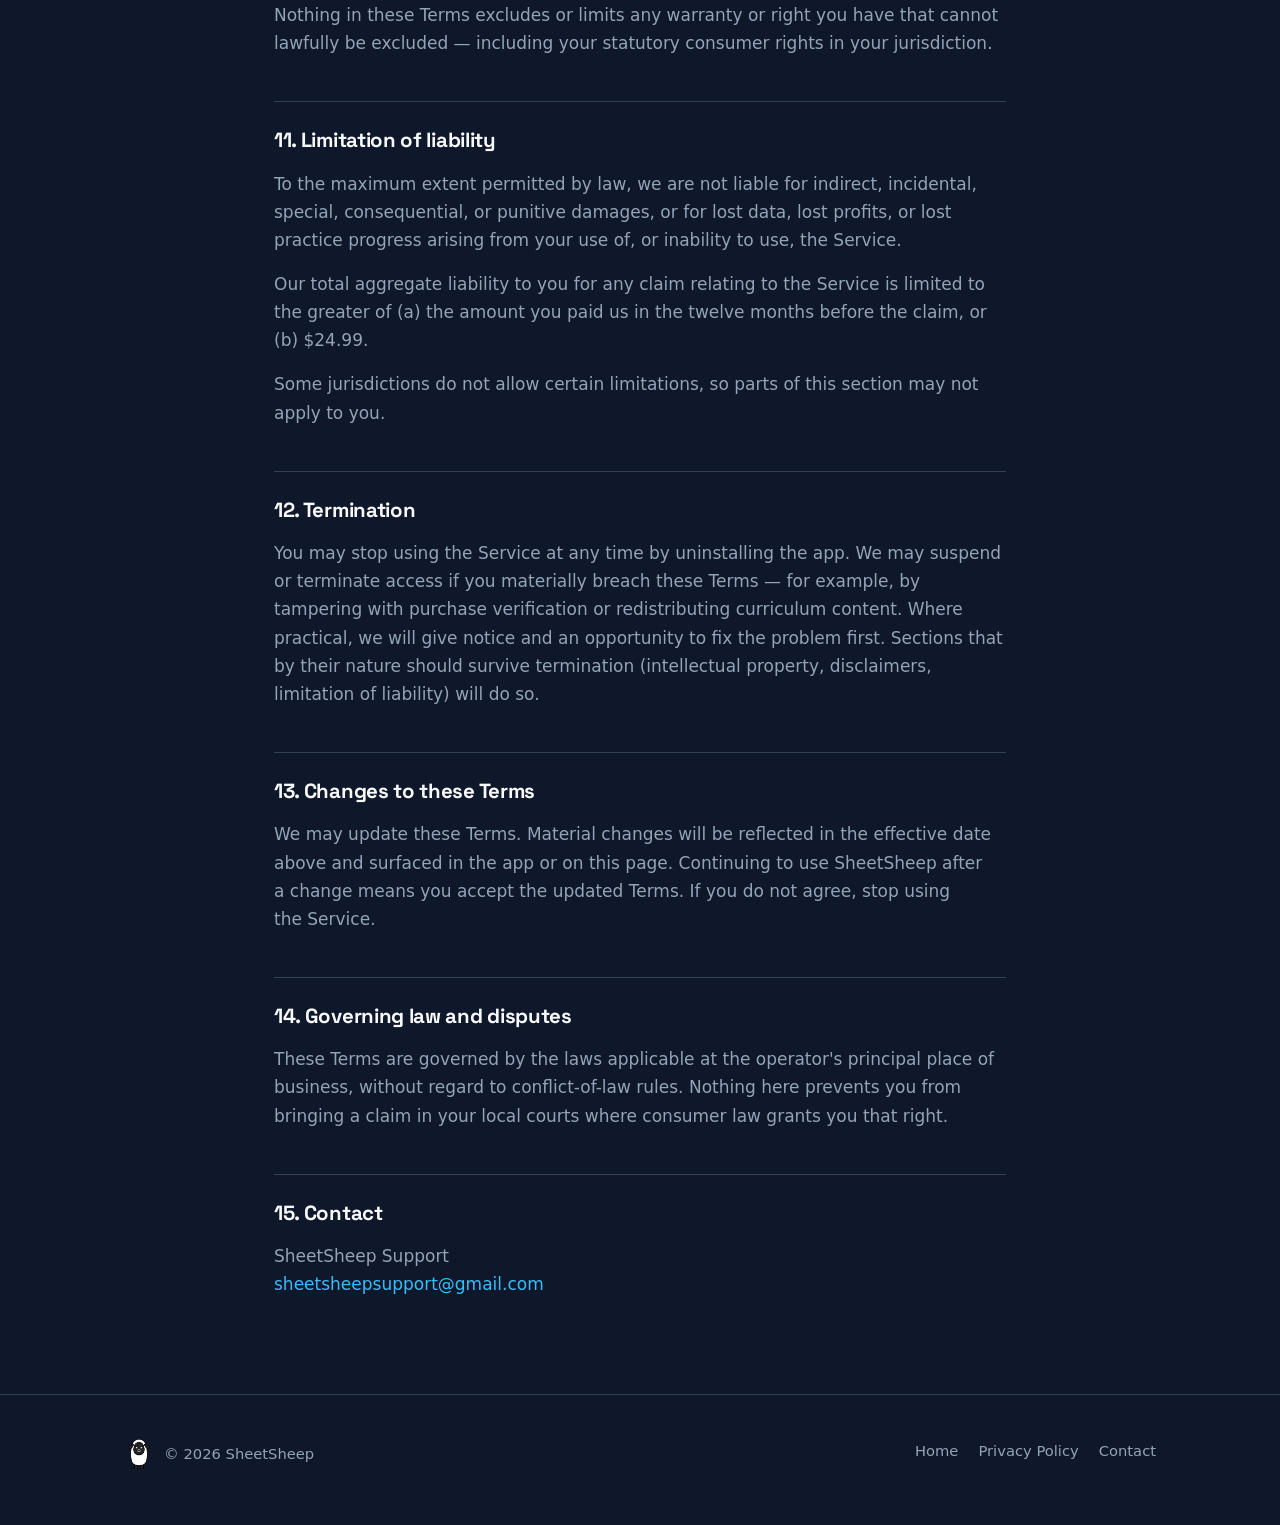
<file: terms.html>
<!DOCTYPE html>
<html lang="en">
<head>
<meta charset="utf-8">
<meta name="viewport" content="width=device-width, initial-scale=1">
<title>Terms of Service — SheetSheep</title>
<meta name="description" content="SheetSheep terms of service in plain English: free curriculum, the optional $3.99/mo or $24.99 lifetime Pro tier, and acceptable use.">
<meta name="theme-color" content="#0F172A">
<link rel="icon" href="assets/sheepy-idle.png" type="image/png">
<link rel="preconnect" href="https://fonts.googleapis.com">
<link rel="preconnect" href="https://fonts.gstatic.com" crossorigin>
<link href="https://fonts.googleapis.com/css2?family=Space+Grotesk:wght@500;600;700&display=swap" rel="stylesheet">
<link rel="stylesheet" href="assets/style.css">
</head>
<body>

<a class="skip" href="#main">Skip to content</a>

<header class="site-header">
  <div class="shell">
    <a class="wordmark" href="index.html">
      <img src="assets/sheepy-idle.png" alt="" aria-hidden="true">
      SheetSheep
    </a>
    <nav class="site-nav" aria-label="Main">
      <a href="index.html">Home</a>
      <a href="privacy.html">Privacy</a>
      <a href="terms.html" aria-current="page">Terms</a>
    </nav>
  </div>
</header>

<main id="main" class="doc">
  <div class="shell">

    <a class="back-link" href="index.html">&larr; Back to SheetSheep</a>

    <h1>Terms of Service</h1>
    <p class="meta">Effective date: October 4, 2026</p>
    <p class="meta">Applies to the SheetSheep mobile application</p>

    <p class="lead">
      Written to be read, not to be scrolled past. If anything here is unclear,
      email <a href="mailto:sheetsheepsupport@gmail.com">sheetsheepsupport@gmail.com</a>
      and ask — we'd rather explain than rely on fine print.
    </p>

    <div class="keybox">
      <p><strong>The three things that actually matter:</strong></p>
      <p><strong>1.</strong> Every learning module and all of the curriculum is free, forever. The paid tier never gates your ability to learn.</p>
      <p><strong>2.</strong> Pro is optional: <strong>$3.99/month</strong> or a one-time <strong>$24.99 lifetime unlock</strong>. Billing runs through the app store, not us, and you can cancel there at any time.</p>
      <p><strong>3.</strong> Use it to practise. Don't abuse it, don't try to break it, and don't resell it.</p>
    </div>

    <h2>1. Agreement</h2>
    <p>
      These Terms of Service ("Terms") govern your use of the SheetSheep mobile
      application and this website (together, "the Service"), provided by SheetSheep
      ("we", "us"). By downloading, installing, or using the Service, you agree to
      these Terms. If you do not agree, please do not use the Service.
    </p>
    <p>
      Your use of the app is also subject to the terms of the app store you obtained
      it from — the Apple App Store or Google Play — as applicable.
    </p>

    <h2>2. What SheetSheep is</h2>
    <p>
      SheetSheep is a music-education utility for practising music notation reading
      (sight-reading) and pitch recognition. It provides interactive drills, standard
      notation rendering, progress tracking, and — on the Pro tier — live acoustic
      pitch detection using your device's microphone.
    </p>
    <p>
      SheetSheep is an independent product. It is not affiliated with, endorsed by,
      or sponsored by any other piano-learning application, music publisher, or
      instrument manufacturer.
    </p>

    <h2>3. Free access to the curriculum</h2>
    <p>
      <strong>All learning modules and the complete curriculum are free to access
      and free to use, permanently.</strong> We do not gate lessons, drills,
      difficulty levels, or pedagogical content behind payment. This is a
      commitment, not a promotional offer.
    </p>
    <p>
      The free tier is supported by advertising, which appears only on post-drill
      summary screens and static menu banners — never during an active practice
      session.
    </p>

    <h2>4. SheetSheep Pro</h2>

    <h3>4.1 What Pro adds</h3>
    <p>SheetSheep Pro is an optional utility tier that provides convenience features, specifically:</p>
    <ul>
      <li>removal of all advertising,</li>
      <li>acoustic microphone pitch detection,</li>
      <li>unlimited speed sprints,</li>
      <li>custom pitch ranges,</li>
      <li>cross-device progress synchronisation.</li>
    </ul>

    <h3>4.2 Pricing</h3>
    <div class="table-scroll">
    <table>
      <thead>
        <tr>
          <th scope="col">Plan</th>
          <th scope="col">Price</th>
          <th scope="col">Renewal</th>
        </tr>
      </thead>
      <tbody>
        <tr>
          <td>SheetSheep Free</td>
          <td>$0.00</td>
          <td>N/A — free permanently</td>
        </tr>
        <tr>
          <td>SheetSheep Pro — Monthly</td>
          <td>$3.99 / month</td>
          <td>Auto-renews monthly until cancelled</td>
        </tr>
        <tr>
          <td>SheetSheep Pro — Lifetime</td>
          <td>$24.99 once</td>
          <td>One-time purchase, no renewal</td>
        </tr>
      </tbody>
    </table>
    </div>

    <h3>4.3 Billing, renewal and cancellation</h3>
    <p>
      Purchases are processed by the Apple App Store or Google Play, and are subject
      to that store's payment terms. We never receive or store your payment card
      details.
    </p>
    <ul>
      <li>A monthly subscription <strong>auto-renews</strong> at the end of each billing period unless you cancel it beforehand.</li>
      <li>You cancel through your app store account settings (Apple: Subscriptions in your Apple ID settings. Google: Subscriptions in Google Play). We cannot cancel a subscription on your behalf, and cancelling inside the app is not required — but we do provide a link.</li>
      <li>Cancelling stops future charges. Access continues until the end of the period you already paid for.</li>
      <li>The lifetime unlock is a single payment and does not renew.</li>
      <li><strong>Refunds</strong> are issued at the discretion of the app store and under their policies, not ours. If something went wrong, email us anyway and we will help you make the case.</li>
    </ul>

    <h3>4.4 Price changes</h3>
    <p>
      We may change subscription pricing in future. Any price change applies to new
      billing periods only, and the app store will notify you in advance as required
      by its rules, giving you the opportunity to cancel first. The lifetime unlock,
      once purchased, is not subject to further charge.
    </p>

    <h2>5. Acceptable use</h2>
    <p>You agree not to:</p>
    <ul>
      <li>reverse engineer, decompile, or attempt to extract the source code of the app, except where such restriction is prohibited by law;</li>
      <li>circumvent, disable, or tamper with the advertising in the free tier or with purchase verification;</li>
      <li>resell, sublicense, rent, or redistribute the Service or its curriculum content;</li>
      <li>scrape, bulk-extract, or republish the curriculum, drills, or notation assets;</li>
      <li>use the Service in a way that breaks applicable law, or that interferes with other users' access to it.</li>
    </ul>
    <p>
      You may use the app for your own personal practice and, if you are a teacher,
      for teaching your own students. Commercial redistribution of the content is
      not permitted.
    </p>

    <h2>6. Your content and your device</h2>
    <p>
      You keep ownership of everything you create or play. SheetSheep does not claim
      rights over your practice data. Practice statistics and progress are stored
      locally on your device, and — if you sign in — synchronised to your own
      profile, as described in our
      <a href="privacy.html">Privacy Policy</a>.
    </p>
    <p>
      Microphone audio is processed on-device in real time for pitch detection and is
      never recorded, stored, or transmitted. See the
      <a href="privacy.html">Privacy Policy</a> for the full statement.
    </p>

    <h2>7. Intellectual property</h2>
    <p>
      The SheetSheep name, the Sheepy mascot and character artwork, the app's
      interface, and its curriculum content and notation assets are owned by us and
      protected by applicable intellectual property law. These Terms grant you a
      personal, non-exclusive, non-transferable, revocable licence to use the app for
      its intended purpose — nothing more.
    </p>
    <p>
      Musical works used in the curriculum are original pedagogical exercises and
      public-domain motifs. We do not license or distribute copyrighted commercial
      repertoire.
    </p>

    <h2>8. Educational disclaimer</h2>
    <p>
      SheetSheep is a practice tool, not a substitute for a qualified music teacher or
      for formal musical instruction. Pitch detection is an automated feature and can
      be affected by room acoustics, background noise, your instrument's tuning, and
      your device's microphone quality. Do not treat its scoring as an authoritative
      assessment of your musicianship.
    </p>

    <h2>9. Availability and changes to the Service</h2>
    <p>
      We may add, change, or remove features, and may release updates, at any time.
      We aim to keep the Service available but do not guarantee uninterrupted
      operation — it depends on your device, your app store, and network services
      outside our control. We may discontinue the Service; if we do, we will give
      reasonable notice and, where practical, a way to export your progress data.
    </p>

    <h2>10. Disclaimer of warranties</h2>
    <p>
      To the maximum extent permitted by law, the Service is provided
      <strong>"as is" and "as available"</strong>, without warranties of any kind,
      express or implied, including implied warranties of merchantability, fitness for
      a particular purpose, and non-infringement. We do not warrant that the Service
      will be error-free, uninterrupted, or that it will produce any particular
      learning outcome.
    </p>
    <p>
      Nothing in these Terms excludes or limits any warranty or right you have that
      cannot lawfully be excluded — including your statutory consumer rights in your
      jurisdiction.
    </p>

    <h2>11. Limitation of liability</h2>
    <p>
      To the maximum extent permitted by law, we are not liable for indirect,
      incidental, special, consequential, or punitive damages, or for lost data,
      lost profits, or lost practice progress arising from your use of, or inability
      to use, the Service.
    </p>
    <p>
      Our total aggregate liability to you for any claim relating to the Service is
      limited to the greater of (a) the amount you paid us in the twelve months
      before the claim, or (b) $24.99.
    </p>
    <p>
      Some jurisdictions do not allow certain limitations, so parts of this section
      may not apply to you.
    </p>

    <h2>12. Termination</h2>
    <p>
      You may stop using the Service at any time by uninstalling the app. We may
      suspend or terminate access if you materially breach these Terms — for example,
      by tampering with purchase verification or redistributing curriculum content.
      Where practical, we will give notice and an opportunity to fix the problem
      first. Sections that by their nature should survive termination (intellectual
      property, disclaimers, limitation of liability) will do so.
    </p>

    <h2>13. Changes to these Terms</h2>
    <p>
      We may update these Terms. Material changes will be reflected in the effective
      date above and surfaced in the app or on this page. Continuing to use
      SheetSheep after a change means you accept the updated Terms. If you do not
      agree, stop using the Service.
    </p>

    <h2>14. Governing law and disputes</h2>
    <p>
      These Terms are governed by the laws applicable at the operator's principal
      place of business, without regard to conflict-of-law rules. Nothing here
      prevents you from bringing a claim in your local courts where consumer law
      grants you that right.
    </p>

    <h2>15. Contact</h2>
    <p>
      SheetSheep Support<br>
      <a href="mailto:sheetsheepsupport@gmail.com">sheetsheepsupport@gmail.com</a>
    </p>

  </div>
</main>

<footer class="site-footer">
  <div class="shell">
    <div class="footer-brand">
      <img src="assets/sheepy-idle.png" alt="" aria-hidden="true">
      <span>&copy; 2026 SheetSheep</span>
    </div>
    <nav class="footer-links" aria-label="Footer">
      <a href="index.html">Home</a>
      <a href="privacy.html">Privacy Policy</a>
      <a href="mailto:sheetsheepsupport@gmail.com">Contact</a>
    </nav>
  </div>
</footer>

</body>
</html>
</file>
<file: assets/style.css>
/* ============================================================
   SheetSheep — site styles
   Tokens lifted from src/theme/colors.ts + layout.ts (source of truth)
   ============================================================ */

:root {
  /* Backgrounds & surfaces */
  --bg: #0F172A;
  --surface: #1E293B;
  --surface-raised: #283548;
  --overlay: rgba(3, 7, 18, 0.76);

  /* Borders & bevels */
  --border: #334155;
  --border-strong: #475569;
  --bevel: #141D2C;

  /* Text */
  --text: #F8FAFC;
  --text-secondary: #94A3B8;
  --text-muted: #64748B;
  --text-on-accent: #031726;

  /* Accents */
  --accent: #38BDF8;
  --accent-active: #0284C7;
  --accent-glow: #0EA5E9;
  --accent-soft: rgba(56, 189, 248, 0.16);
  --streak: #F59E0B;
  --streak-soft: rgba(245, 158, 11, 0.18);
  --success: #10B981;
  --gold: #FBBF24;

  /* Staff */
  --staff: #E2E8F0;

  /* Spacing / radius scale (layout.ts) */
  --r-sm: 8px;
  --r-md: 14px;
  --r-lg: 20px;
  --r-pill: 999px;

  --shell: 1080px;

  --font-display: "Space Grotesk", "Segoe UI", system-ui, -apple-system, sans-serif;
  --font-body: system-ui, -apple-system, "Segoe UI", Roboto, Helvetica, Arial, sans-serif;
  --font-mono: ui-monospace, "SF Mono", "Cascadia Mono", Menlo, Consolas, monospace;
}

*, *::before, *::after { box-sizing: border-box; }

html { -webkit-text-size-adjust: 100%; scroll-behavior: smooth; }

body {
  margin: 0;
  background: var(--bg);
  color: var(--text);
  font-family: var(--font-body);
  font-size: 17px;
  line-height: 1.65;
  -webkit-font-smoothing: antialiased;
  text-rendering: optimizeLegibility;
}

img { max-width: 100%; height: auto; display: block; }

a { color: var(--accent); text-decoration: none; }
a:hover { text-decoration: underline; }
a:focus-visible,
button:focus-visible {
  outline: 3px solid var(--accent);
  outline-offset: 3px;
  border-radius: 4px;
}

.shell {
  width: 100%;
  max-width: var(--shell);
  margin-inline: auto;
  padding-inline: 24px;
}

.skip {
  position: absolute;
  left: -9999px;
  top: 0;
  background: var(--accent);
  color: var(--text-on-accent);
  padding: 12px 18px;
  border-radius: 0 0 var(--r-md) 0;
  font-weight: 700;
  z-index: 100;
}
.skip:focus { left: 0; }

/* ---------- Header ---------- */

.site-header {
  position: sticky;
  top: 0;
  z-index: 50;
  background: rgba(15, 23, 42, 0.88);
  backdrop-filter: blur(10px);
  border-bottom: 1px solid var(--border);
}

.site-header .shell {
  display: flex;
  flex-wrap: wrap;
  align-items: center;
  justify-content: space-between;
  gap: 10px 16px;
  padding-block: 10px;
  min-height: 68px;
}

.wordmark {
  display: inline-flex;
  align-items: center;
  gap: 10px;
  color: var(--text);
  font-family: var(--font-display);
  font-weight: 700;
  font-size: 1.2rem;
  letter-spacing: -0.02em;
  text-decoration: none;
}
.wordmark:hover { text-decoration: none; }
.wordmark img { width: 34px; height: 34px; object-fit: contain; }

.site-nav {
  display: flex;
  align-items: center;
  gap: 22px;
  font-size: 0.95rem;
}
.site-nav a { color: var(--text-secondary); font-weight: 500; }
.site-nav a:hover { color: var(--text); text-decoration: none; }

/* ---------- Buttons (chunky tactile bevel, per app) ---------- */

.btn {
  display: inline-flex;
  align-items: center;
  justify-content: center;
  gap: 8px;
  min-height: 48px;
  padding: 0 22px;
  border: 0;
  border-radius: var(--r-md);
  font-family: var(--font-display);
  font-size: 1rem;
  font-weight: 700;
  cursor: pointer;
  text-decoration: none;
  transition: transform 80ms ease, box-shadow 80ms ease, background-color 120ms ease;
}
.btn:hover { text-decoration: none; }

.btn-primary {
  background: var(--accent-active);
  color: #FFFFFF;
  box-shadow: 0 5px 0 #0369A1;
}
.btn-primary:hover { background: #0D97DC; }
.btn-primary:active { transform: translateY(4px); box-shadow: 0 1px 0 #0369A1; }

.btn-secondary {
  background: var(--surface);
  color: var(--text);
  border: 1px solid var(--border);
  box-shadow: 0 5px 0 var(--bevel);
}
.btn-secondary:hover { background: var(--surface-raised); }
.btn-secondary:active { transform: translateY(4px); box-shadow: 0 1px 0 var(--bevel); }

/* ---------- Hero ---------- */

.hero {
  position: relative;
  padding: 76px 0 64px;
  overflow: hidden;
}
.hero::after {
  /* soft cyan bloom behind the mascot */
  content: "";
  position: absolute;
  top: -180px;
  right: -120px;
  width: 620px;
  height: 620px;
  background: radial-gradient(circle, rgba(56, 189, 248, 0.20), transparent 68%);
  pointer-events: none;
}

.hero .shell {
  position: relative;
  display: grid;
  grid-template-columns: minmax(0, 1.15fr) minmax(0, 0.85fr);
  gap: 56px;
  align-items: center;
}

.eyebrow {
  display: inline-block;
  font-family: var(--font-mono);
  font-size: 0.75rem;
  letter-spacing: 0.14em;
  text-transform: uppercase;
  color: var(--accent);
  background: var(--accent-soft);
  border: 1px solid rgba(56, 189, 248, 0.32);
  border-radius: var(--r-pill);
  padding: 6px 14px;
  margin-bottom: 24px;
}

h1 {
  font-family: var(--font-display);
  font-size: clamp(2rem, 4.6vw, 3.25rem);
  line-height: 1.12;
  letter-spacing: -0.03em;
  margin: 0 0 20px;
  text-wrap: balance;
}
h1 .strike-price {
  color: var(--text-muted);
  text-decoration: line-through;
  text-decoration-color: #F87171;
  text-decoration-thickness: 3px;
}
h1 em {
  font-style: normal;
  color: var(--accent);
}

.lede {
  font-size: 1.1rem;
  color: var(--text-secondary);
  max-width: 54ch;
  margin: 0 0 32px;
  text-wrap: pretty;
}

.hero-actions {
  display: flex;
  flex-wrap: wrap;
  align-items: center;
  gap: 14px;
  margin-bottom: 26px;
}

.hero-note {
  font-size: 0.9rem;
  color: var(--text-muted);
  margin: 0;
}

/* Mascot badge — Sheepy is black-on-white artwork, so it needs a light plate */
.mascot-badge {
  justify-self: center;
  width: min(300px, 78vw);
  aspect-ratio: 1;
  border-radius: 50%;
  background: var(--text);
  border: 6px solid var(--surface-raised);
  box-shadow: 0 0 0 1px var(--border), 0 26px 60px rgba(0, 0, 0, 0.5);
  display: grid;
  place-items: center;
  padding: 26px;
}
.mascot-badge img {
  width: 100%;
  max-height: 100%;
  object-fit: contain;
}

/* ---------- Staff divider (notation motif) ---------- */

.staff {
  height: 20px;
  background:
    repeating-linear-gradient(
      to bottom,
      var(--border-strong) 0 1px,
      transparent 1px 5px
    );
  opacity: 0.55;
  margin: 0;
  border: 0;
}

/* ---------- Sections ---------- */

section { padding: 72px 0; }
section + section { border-top: 1px solid var(--border); }

.section-head { max-width: 62ch; margin-bottom: 40px; }
.section-head h2 {
  font-family: var(--font-display);
  font-size: clamp(1.5rem, 3vw, 2.1rem);
  letter-spacing: -0.025em;
  line-height: 1.2;
  margin: 0 0 12px;
  text-wrap: balance;
}
.section-head p {
  color: var(--text-secondary);
  margin: 0;
  text-wrap: pretty;
}

/* ---------- Compare table (the anti-subscription argument) ---------- */

.compare {
  width: 100%;
  border-collapse: collapse;
  font-size: 0.95rem;
}
.compare th,
.compare td {
  text-align: left;
  padding: 15px 18px;
  border-bottom: 1px solid var(--border);
  vertical-align: top;
}
.compare thead th {
  font-family: var(--font-display);
  font-size: 0.8rem;
  letter-spacing: 0.1em;
  text-transform: uppercase;
  color: var(--text-muted);
  border-bottom: 2px solid var(--border-strong);
  white-space: nowrap;
}
.compare thead th:last-child { color: var(--accent); }
.compare tbody th {
  font-weight: 600;
  color: var(--text);
  width: 20%;
  white-space: nowrap;
}
.compare td:first-of-type { color: var(--text-muted); }
.compare td:last-child { color: var(--text); }
.compare tr td:last-child strong { color: var(--accent); }

/* ---------- Features (asymmetric: one hero feature, two support) ---------- */

.features {
  display: grid;
  grid-template-columns: minmax(0, 1.25fr) minmax(0, 1fr);
  gap: 22px;
}

.feature {
  background: var(--surface);
  border: 1px solid var(--border);
  border-radius: var(--r-lg);
  padding: 30px;
}
.feature--lead {
  background: linear-gradient(155deg, var(--surface-raised), var(--surface) 62%);
  border-color: rgba(56, 189, 248, 0.34);
  display: flex;
  flex-direction: column;
}
.feature--lead h3 { font-size: 1.35rem; }
.feature--stack { display: grid; gap: 22px; }

.feature h3 {
  font-family: var(--font-display);
  font-size: 1.1rem;
  letter-spacing: -0.015em;
  margin: 0 0 10px;
  color: var(--text);
}
.feature p {
  margin: 0;
  color: var(--text-secondary);
  font-size: 0.97rem;
  text-wrap: pretty;
}

.feature-tag {
  display: inline-block;
  font-family: var(--font-mono);
  font-size: 0.7rem;
  letter-spacing: 0.12em;
  text-transform: uppercase;
  color: var(--accent);
  background: var(--accent-soft);
  border-radius: var(--r-pill);
  padding: 4px 11px;
  margin-bottom: 14px;
}

.feature--lead img {
  width: 116px;
  align-self: flex-end;
  margin-top: 22px;
  background: var(--text);
  border-radius: 50%;
  padding: 10px;
}

/* ---------- Mascot states row ---------- */

.states {
  display: grid;
  grid-template-columns: repeat(4, minmax(0, 1fr));
  gap: 18px;
  margin: 0;
  padding: 0;
  list-style: none;
}
.states li {
  background: var(--surface);
  border: 1px solid var(--border);
  border-radius: var(--r-lg);
  padding: 20px 14px 16px;
  text-align: center;
}
.states .plate {
  width: 96px;
  height: 96px;
  margin: 0 auto 12px;
  border-radius: 50%;
  background: var(--text);
  display: grid;
  place-items: center;
  padding: 10px;
}
.states .plate img { max-height: 76px; object-fit: contain; }
.states b {
  display: block;
  font-family: var(--font-display);
  font-size: 0.95rem;
}
.states span {
  display: block;
  font-size: 0.82rem;
  color: var(--text-muted);
  line-height: 1.45;
}

/* ---------- Pricing ---------- */

.pricing {
  display: grid;
  grid-template-columns: repeat(2, minmax(0, 1fr));
  gap: 22px;
  align-items: start;
}

.plan {
  background: var(--surface);
  border: 1px solid var(--border);
  border-radius: var(--r-lg);
  padding: 32px;
}
.plan--pro { border-color: rgba(56, 189, 248, 0.42); }

.plan h3 {
  font-family: var(--font-display);
  font-size: 1.15rem;
  margin: 0 0 8px;
}
.plan .price {
  font-family: var(--font-display);
  font-size: 2rem;
  letter-spacing: -0.03em;
  line-height: 1.1;
  margin: 0 0 4px;
}
.plan .price small {
  font-size: 0.85rem;
  font-weight: 500;
  color: var(--text-muted);
  letter-spacing: 0;
}
.plan .price-sub {
  color: var(--text-muted);
  font-size: 0.88rem;
  margin: 0 0 22px;
}

.plan ul {
  list-style: none;
  margin: 0;
  padding: 0;
  display: grid;
  gap: 11px;
}
.plan li {
  position: relative;
  padding-left: 28px;
  font-size: 0.96rem;
  color: var(--text-secondary);
}
.plan li::before {
  content: "";
  position: absolute;
  left: 0;
  top: 0.52em;
  width: 15px;
  height: 8px;
  border-left: 2.5px solid var(--success);
  border-bottom: 2.5px solid var(--success);
  transform: rotate(-45deg);
}
.plan li strong { color: var(--text); font-weight: 600; }

.callout {
  margin-top: 26px;
  background: var(--streak-soft);
  border: 1px solid rgba(245, 158, 11, 0.35);
  border-radius: var(--r-md);
  padding: 18px 20px;
  font-size: 0.94rem;
  color: var(--text);
}
.callout strong { color: var(--gold); }

/* ---------- Footer ---------- */

.site-footer {
  border-top: 1px solid var(--border);
  padding: 44px 0 56px;
  font-size: 0.92rem;
  color: var(--text-muted);
}
.site-footer .shell {
  display: flex;
  flex-wrap: wrap;
  gap: 22px 40px;
  justify-content: space-between;
  align-items: flex-start;
}
.footer-brand { display: flex; align-items: center; gap: 10px; color: var(--text-secondary); }
.footer-brand img { width: 30px; height: 30px; object-fit: contain; }
.footer-links { display: flex; flex-wrap: wrap; gap: 20px; }
.footer-links a { color: var(--text-secondary); }
.footer-legal { width: 100%; font-size: 0.85rem; line-height: 1.6; }

/* ---------- Legal / document pages ---------- */

.doc {
  padding: 56px 0 80px;
}
.doc .shell { max-width: 780px; }
.doc h1 {
  font-size: clamp(1.8rem, 4vw, 2.5rem);
  margin-bottom: 10px;
}
.doc .meta {
  font-family: var(--font-mono);
  font-size: 0.82rem;
  color: var(--text-muted);
  margin: 0 0 8px;
}
.doc .meta + .meta { margin-bottom: 34px; }

.doc h2 {
  font-family: var(--font-display);
  font-size: 1.28rem;
  letter-spacing: -0.015em;
  margin: 44px 0 12px;
  padding-top: 22px;
  border-top: 1px solid var(--border);
}
.doc h2:first-of-type { border-top: 0; padding-top: 0; margin-top: 34px; }
.doc h3 {
  font-family: var(--font-display);
  font-size: 1.02rem;
  margin: 24px 0 8px;
}
.doc p, .doc li { color: var(--text-secondary); text-wrap: pretty; }
.doc p { margin: 0 0 16px; }
.doc ul, .doc ol { margin: 0 0 16px; padding-left: 22px; }
.doc li { margin-bottom: 9px; }
.doc strong { color: var(--text); }

.doc .lead {
  font-size: 1.06rem;
  color: var(--text-secondary);
  border-left: 3px solid var(--accent);
  padding-left: 18px;
  margin-bottom: 30px;
}

.doc .keybox {
  background: var(--surface);
  border: 1px solid rgba(56, 189, 248, 0.32);
  border-radius: var(--r-md);
  padding: 20px 22px;
  margin: 0 0 18px;
}
.doc .keybox p:last-child { margin-bottom: 0; }

.doc table {
  width: 100%;
  border-collapse: collapse;
  font-size: 0.93rem;
  margin: 0 0 20px;
}
.doc th, .doc td {
  text-align: left;
  padding: 12px 14px;
  border: 1px solid var(--border);
  color: var(--text-secondary);
  vertical-align: top;
}
.doc thead th {
  background: var(--surface);
  color: var(--text);
  font-family: var(--font-display);
  font-size: 0.82rem;
  letter-spacing: 0.06em;
  text-transform: uppercase;
}
.doc td:first-child { color: var(--text); }

.back-link {
  display: inline-flex;
  align-items: center;
  gap: 7px;
  font-size: 0.92rem;
  font-weight: 600;
  margin-bottom: 26px;
}

/* Horizontal scroll for wide document tables */
.table-scroll {
  width: 100%;
  overflow-x: auto;
  -webkit-overflow-scrolling: touch;
  margin-bottom: 20px;
}
.table-scroll > table { margin-bottom: 0; min-width: 100%; }

/* ---------- Responsive ---------- */

@media (max-width: 900px) {
  .hero .shell { grid-template-columns: 1fr; gap: 40px; }
  .mascot-badge { width: min(240px, 62vw); order: -1; }
  .features { grid-template-columns: 1fr; }
  .states { grid-template-columns: repeat(2, minmax(0, 1fr)); }
  .pricing { grid-template-columns: 1fr; }
}

@media (max-width: 620px) {
  body { font-size: 16px; }
  .shell { padding-inline: 18px; }
  .hero { padding: 48px 0 40px; }
  section { padding: 52px 0; }
  .feature, .plan { padding: 24px; }
  .doc { padding: 36px 0 60px; }

  /* Header: keep wordmark + nav on one row without colliding */
  .site-header .shell { justify-content: center; gap: 8px 14px; }
  .site-nav { gap: 16px; font-size: 0.86rem; }
  .site-nav .nav-jump { display: none; }

  /* Comparison table becomes stacked cards (3 columns can't fit 390px) */
  .compare { display: block; font-size: 0.92rem; }
  .compare thead { display: none; }
  .compare tbody, .compare tr { display: block; }
  .compare tr {
    background: var(--surface);
    border: 1px solid var(--border);
    border-radius: var(--r-md);
    overflow: hidden;
    margin-bottom: 14px;
  }
  .compare tbody th {
    display: block;
    width: auto;
    white-space: normal;
    padding: 12px 16px;
    background: var(--surface-raised);
    border-bottom: 1px solid var(--border);
    font-family: var(--font-display);
    font-size: 0.78rem;
    letter-spacing: 0.08em;
    text-transform: uppercase;
    color: var(--text-secondary);
  }
  .compare td {
    display: block;
    padding: 13px 16px;
    border-bottom: 1px solid var(--border);
  }
  .compare td:last-child { border-bottom: 0; }
  .compare td:first-of-type::before { content: "Typical app"; }
  .compare td:last-child::before { content: "SheetSheep"; }
  .compare td:first-of-type::before,
  .compare td:last-child::before {
    display: block;
    font-family: var(--font-mono);
    font-size: 0.68rem;
    letter-spacing: 0.11em;
    text-transform: uppercase;
    color: var(--text-muted);
    margin-bottom: 5px;
  }
  .compare td:last-child::before { color: var(--accent); }
}

@media (prefers-reduced-motion: reduce) {
  html { scroll-behavior: auto; }
  * { transition-duration: 0.01ms !important; animation-duration: 0.01ms !important; }
}
</file>
